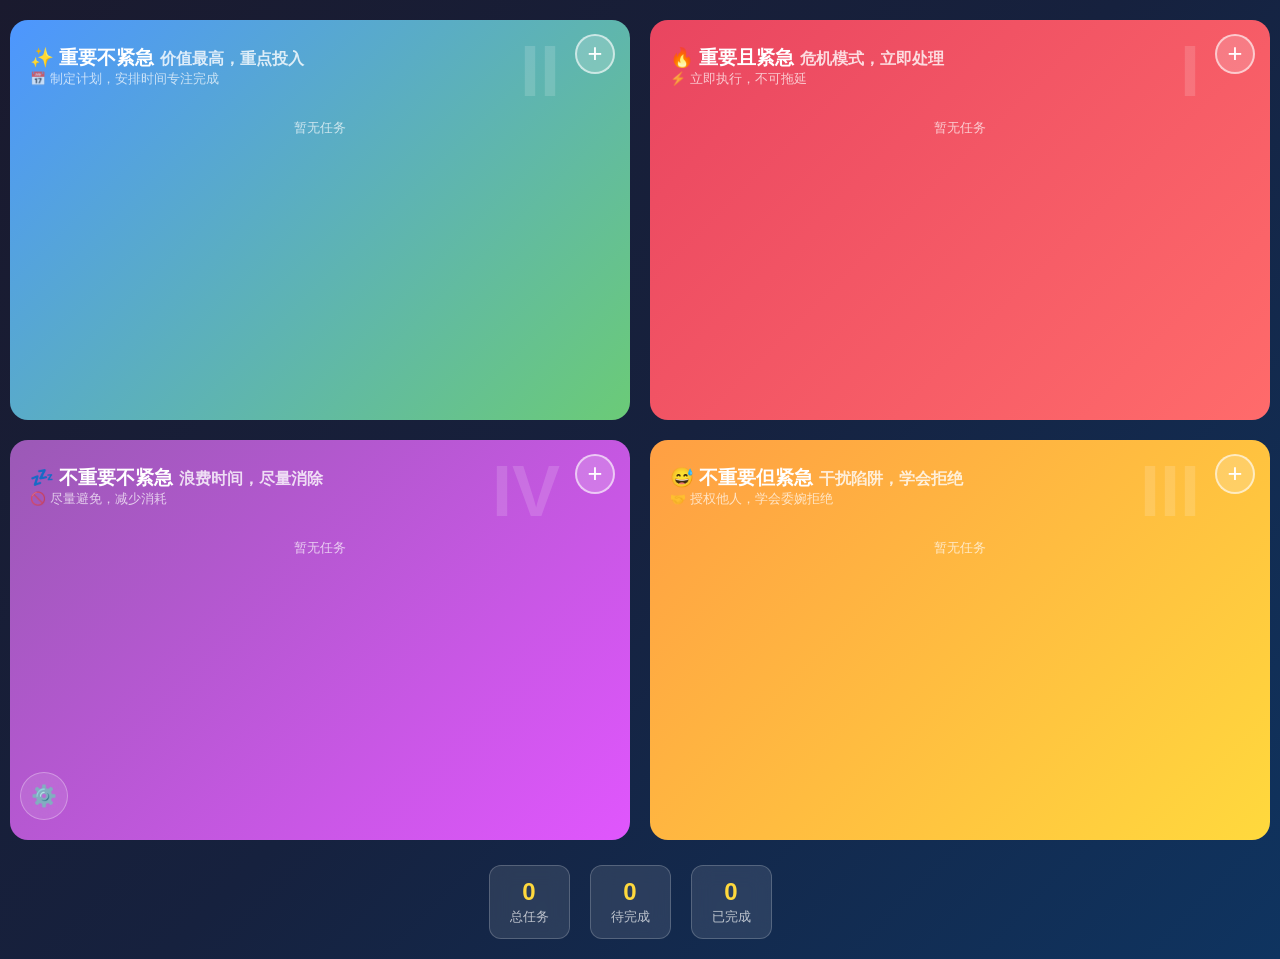
<file: index.html>
<!DOCTYPE html>
<html lang="zh-CN">
<head>
    <meta charset="UTF-8">
    <meta name="viewport" content="width=device-width, initial-scale=1.0">
    <title>四象限工作法 - 艾森豪威尔矩阵</title>
    <link rel="icon" type="image/png" href="image/favicon.png">
    <link rel="stylesheet" href="css/style.css">
</head>
<body>
    <a href="#matrixContainer" class="skip-link">跳到主内容</a>
    <div class="matrix-container" id="matrixContainer"></div>

    <div class="stats-bar" id="statsBar"></div>

    <button class="trash-btn" id="trashBtn" aria-label="回收站">🗑️<span class="trash-count" id="trashCount"></span></button>
    <div class="trash-overlay" id="trashOverlay"></div>
    <div class="trash-panel" id="trashPanel" role="dialog" aria-modal="true" aria-label="回收站">
        <div class="trash-header">
            <div class="trash-title">🗑️ 回收站</div>
            <button class="clear-btn" id="btnClearTrash" style="padding:6px 14px;font-size:0.8rem">清空回收站</button>
        </div>
        <ul class="trash-list" id="trashList"></ul>
    </div>

    <div class="loading-bar" id="loadingBar"></div>

    <div class="toast" id="toast" role="status" aria-live="polite"></div>

    <button class="settings-btn" id="settingsBtn" aria-label="GitHub 设置">⚙️</button>
    <div class="settings-overlay" id="settingsOverlay"></div>
    <div class="settings-panel" id="settingsPanel" role="dialog" aria-modal="true" aria-label="GitHub 连接设置">
        <h3>GitHub 连接设置 <span id="connStatus" class="conn-status"></span></h3>
        <label>Personal Access Token <span style="font-weight:normal;font-size:0.75rem;color:var(--white-50)">— 建议使用 Fine-grained token</span></label>
        <input type="password" id="configToken" placeholder="github_pat_xxxxxxxxxxxxxxxxxxxx" />
        <div class="token-hint">仅需授权 <strong>单个仓库</strong> 的 <strong>Contents</strong> 读写权限，并设置过期时间以保障安全。</div>
        <label>仓库 (owner/repo)</label>
        <input type="text" id="configRepo" placeholder="myusername/my-repo" />
        <label>分支</label>
        <input type="text" id="configBranch" value="main" placeholder="main" />
        <div class="settings-buttons">
            <button class="btn-connect" id="btnConnect">连接</button>
            <button class="btn-disconnect" id="btnDisconnect">断开</button>
        </div>
        <div class="status-msg" id="settingsStatus" role="alert" aria-live="assertive"></div>
    </div>

    <script src="js/app.js"></script>
</body>
</html>
</file>
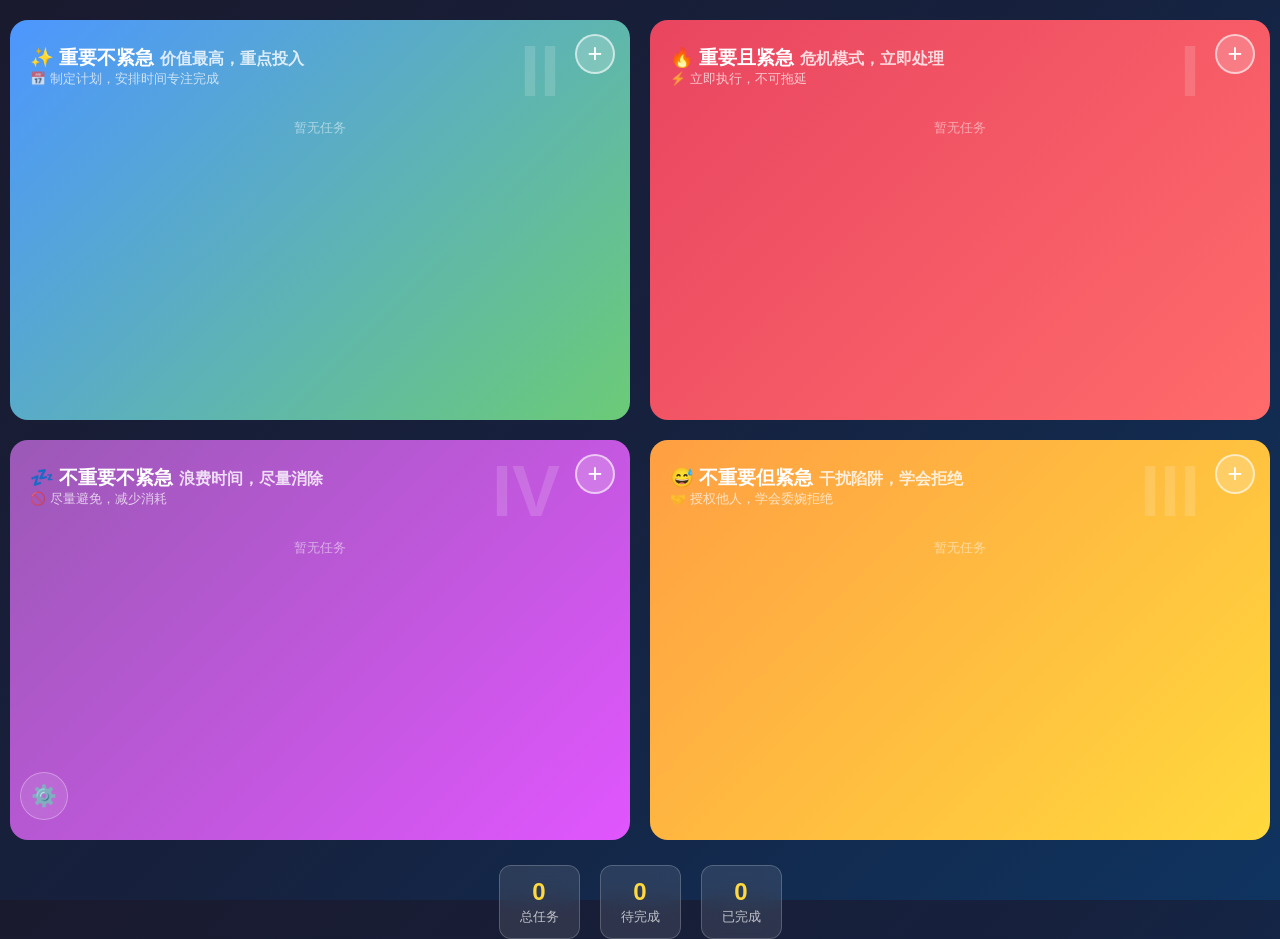
<file: dev/index.html>
<!DOCTYPE html>
<html lang="zh-CN">
<head>
    <meta charset="UTF-8">
    <meta name="viewport" content="width=device-width, initial-scale=1.0">
    <title>四象限工作法 - 艾森豪威尔矩阵</title>
    <style>
        * { margin: 0; padding: 0; box-sizing: border-box; }
        
        body {
            width: 100vw;
            height: 100vh;
            overflow: hidden;
            background: linear-gradient(135deg, #1a1a2e 0%, #16213e 50%, #0f3460 100%);
            font-family: sans-serif;
            padding: 20px 10px;
            display: flex;
            flex-direction: column;
            align-items: center;
        }
        
        .header { text-align: center; margin-bottom: 20px; }
        
        h1 {
            color: #fff;
            font-size: 2rem;
            text-shadow: 0 0 30px rgba(255, 255, 255, 0.3);
        }
        
        .subtitle { color: #e94560; font-size: 1rem; margin-top: 5px; }

        .back-link {
            color: #ffd93d;
            font-size: 0.9rem;
            text-decoration: none;
            margin-top: 10px;
            display: inline-block;
        }

        .add-bar {
            display: flex;
            gap: 10px;
            max-width: 1000px;
            width: 100%;
            margin-bottom: 20px;
            flex-wrap: wrap;
            justify-content: center;
        }
        
        .add-bar input {
            flex: 1;
            min-width: 200px;
            padding: 12px 18px;
            border: 1px solid rgba(255,255,255,0.3);
            border-radius: 12px;
            background: rgba(255,255,255,0.1);
            color: #fff;
            font-size: 1rem;
            font-family: inherit;
            backdrop-filter: blur(10px);
            outline: none;
        }
        
        .add-bar input:focus { border-color: #ffd93d; }
        
        .add-bar input::placeholder { color: rgba(255,255,255,0.5); }
        
        .add-bar select {
            padding: 12px 16px;
            border: 1px solid rgba(255,255,255,0.3);
            border-radius: 12px;
            background: rgba(255,255,255,0.1);
            color: #fff;
            font-size: 1rem;
            font-family: inherit;
            backdrop-filter: blur(10px);
            outline: none;
            cursor: pointer;
        }

        .add-bar select option { background: #16213e; color: #fff; }

        .btn-add {
            padding: 12px 24px;
            border: none;
            border-radius: 12px;
            background: linear-gradient(135deg, #4d96ff, #6bcb77);
            color: #fff;
            font-size: 1rem;
            font-weight: bold;
            cursor: pointer;
            transition: all 0.3s ease;
            font-family: inherit;
        }
        
        .btn-add:hover { transform: translateY(-2px); box-shadow: 0 8px 20px rgba(77,150,255,0.4); }
        
        .matrix-container {
            display: grid;
            grid-template-columns: 1fr 1fr;
            gap: 20px;
            max-width: 1400px;
            width: 100%;
        }
        
        .quadrant {
            border-radius: 18px;
            padding: 25px 20px 20px;
            height: 400px;
            position: relative;
            display: flex;
            flex-direction: column;
            overflow: hidden;
            transition: box-shadow 0.3s ease;
        }

        .quadrant-header {
            flex-shrink: 0;
        }

        .quadrant-body {
            flex: 1;
            overflow-y: auto;
            overflow-x: hidden;
        }

        .quadrant-body::-webkit-scrollbar { width: 6px; }
        .quadrant-body::-webkit-scrollbar-track { background: rgba(255,255,255,0.1); border-radius: 3px; }
        .quadrant-body::-webkit-scrollbar-thumb { background: rgba(255,255,255,0.3); border-radius: 3px; }
        .quadrant-body::-webkit-scrollbar-thumb:hover { background: rgba(255,255,255,0.5); }
        
        .quadrant:hover { box-shadow: 0 15px 30px rgba(0,0,0,0.3); }

        .q1 { background: linear-gradient(135deg, #e94560 0%, #ff6b6b 100%); grid-column: 2; grid-row: 1; }
        .q2 { background: linear-gradient(135deg, #4d96ff 0%, #6bcb77 100%); grid-column: 1; grid-row: 1; }
        .q3 { background: linear-gradient(135deg, #ff9f43 0%, #ffd93d 100%); grid-column: 2; grid-row: 2; }
        .q4 { background: linear-gradient(135deg, #9b59b6 0%, #e056fd 100%); grid-column: 1; grid-row: 2; }
        
        .quadrant-number {
            position: absolute;
            top: 10px;
            right: 70px;
            font-size: 4.5rem;
            font-weight: bold;
            opacity: 0.15;
            color: #fff;
        }
        
        .btn-quadrant-add {
            position: absolute;
            top: 14px;
            right: 15px;
            width: 40px;
            height: 40px;
            border: 2px solid rgba(255,255,255,0.6);
            border-radius: 50%;
            background: rgba(255,255,255,0.2);
            color: #fff;
            font-size: 1.6rem;
            cursor: pointer;
            display: flex;
            align-items: center;
            justify-content: center;
            transition: all 0.2s ease;
            z-index: 10;
            line-height: 1;
        }

        .btn-quadrant-add:hover {
            background: rgba(255,255,255,0.5);
            transform: scale(1.1);
        }

        .inline-input-wrap {
            display: none;
            margin-bottom: 10px;
            flex-direction: column;
            gap: 6px;
        }

        .inline-input-wrap.show {
            display: flex;
        }

        .inline-input-wrap .input-row {
            display: flex;
            gap: 8px;
            align-items: center;
        }

        .inline-input-wrap input {
            flex: 1;
            padding: 8px 12px;
            border: 1px solid rgba(255,255,255,0.4);
            border-radius: 8px;
            background: rgba(255,255,255,0.2);
            color: #fff;
            font-size: 0.9rem;
            font-family: inherit;
            outline: none;
        }

        .inline-input-wrap input::placeholder { color: rgba(255,255,255,0.5); }
        .inline-input-wrap input:focus { border-color: #ffd93d; }

        .inline-input-wrap button {
            padding: 8px 14px;
            border: none;
            border-radius: 8px;
            background: rgba(255,255,255,0.3);
            color: #fff;
            font-size: 0.85rem;
            cursor: pointer;
            font-family: inherit;
            transition: all 0.2s ease;
        }

        .inline-input-wrap button:hover { background: rgba(255,255,255,0.5); }
        
.quadrant-title {
            font-size: 1.2rem;
            font-weight: bold;
            color: #fff;
            margin-bottom: 8px;
            display: inline;
        }

        .quadrant-subtitle-inline {
            font-size: 1rem;
            color: rgba(255,255,255,0.8);
            font-weight: bold;
        }
        
        .quadrant-subtitle {
            font-size: 0.85rem;
            color: rgba(255,255,255,0.8);
            margin-bottom: 5px;
            font-weight: bold;
        }

        .quadrant-action {
            font-size: 0.8rem;
            color: rgba(255,255,255,0.7);
            margin-bottom: 12px;
        }
        
        .task-list {
            list-style: none;
            display: flex;
            flex-direction: column;
            gap: 8px;
        }
        
        .task-item {
            display: flex;
            align-items: flex-start;
            gap: 12px;
            background: rgba(255,255,255,0.2);
            padding: 14px 16px;
            border-radius: 10px;
            backdrop-filter: blur(5px);
            border: 1px solid rgba(255,255,255,0.15);
            transition: all 0.2s ease;
            animation: slideIn 0.3s ease;
        }
        
        @keyframes slideIn {
            from { opacity: 0; transform: translateY(-10px); }
            to { opacity: 1; transform: translateY(0); }
        }
        
        .task-item:hover { background: rgba(255,255,255,0.3); }
        
        .task-item[draggable="true"] { cursor: grab; }
        
        .task-item.dragging { opacity: 0.4; transform: scale(0.95); }
        
        .task-item.drag-over-item { border-top: 2px solid rgba(255,255,255,0.8); }

        .quadrant.drag-over { box-shadow: 0 0 0 4px rgba(255,255,255,0.9), 0 20px 40px rgba(0,0,0,0.5); transform: scale(1.02); }
        
        .task-item.done { opacity: 0.5; }
        
        .task-item.done .task-text { text-decoration: line-through; }

        .task-check {
            width: 24px;
            height: 24px;
            border: 2px solid rgba(255,255,255,0.6);
            border-radius: 50%;
            cursor: pointer;
            transition: all 0.2s ease;
            display: flex;
            align-items: center;
            justify-content: center;
            flex-shrink: 0;
        }

        .task-index {
            color: rgba(255,255,255,0.5);
            font-size: 0.75rem;
            font-weight: bold;
            flex-shrink: 0;
            min-width: 16px;
            text-align: center;
        }
        
        .task-check:hover { background: rgba(255,255,255,0.3); }
        
        .task-item.done .task-check {
            background: rgba(255,255,255,0.8);
            border-color: #fff;
        }

        .task-item.done .task-check::after {
            content: '✓';
            color: #333;
            font-size: 0.85rem;
            font-weight: bold;
        }

        .task-text {
            color: #fff;
            font-size: 1rem;
            flex: 1;
            line-height: 1.4;
            word-break: break-word;
            min-width: 0;
        }

        .task-title {
            color: #fff;
            font-size: 1rem;
            font-weight: bold;
            line-height: 1.4;
            word-break: break-word;
        }

        .task-item.done .task-title { text-decoration: line-through; }

        .task-content {
            color: rgba(255,255,255,0.7);
            font-size: 0.85rem;
            line-height: 1.4;
            word-break: break-word;
            margin-top: 6px;
            max-height: 0;
            overflow: hidden;
            transition: max-height 0.3s ease;
        }

        .task-item.expanded .task-content {
            max-height: 200px;
        }

        .task-expand {
            width: 24px;
            height: 24px;
            border: none;
            background: rgba(255,255,255,0.2);
            color: rgba(255,255,255,0.8);
            border-radius: 50%;
            cursor: pointer;
            font-size: 0.7rem;
            display: flex;
            align-items: center;
            justify-content: center;
            transition: all 0.2s ease;
            flex-shrink: 0;
        }

        .task-expand:hover { background: rgba(255,255,255,0.4); }
        
        .task-item.expanded .task-expand { transform: rotate(180deg); }

        .edit-form {
            display: flex;
            flex-direction: column;
            gap: 6px;
            margin-top: 6px;
        }

        .edit-form input {
            padding: 6px 10px;
            border: 1px solid rgba(255,255,255,0.4);
            border-radius: 6px;
            background: rgba(255,255,255,0.25);
            color: #fff;
            font-size: 0.9rem;
            font-family: inherit;
            outline: none;
        }

        .edit-form input:focus { border-color: #ffd93d; }

        .edit-form-buttons {
            display: flex;
            gap: 6px;
        }

        .edit-form-buttons button {
            padding: 4px 10px;
            border: none;
            border-radius: 6px;
            font-size: 0.8rem;
            cursor: pointer;
            font-family: inherit;
            transition: all 0.2s ease;
        }

        .btn-edit-save {
            background: rgba(255,255,255,0.35);
            color: #fff;
        }

        .btn-edit-save:hover { background: rgba(255,255,255,0.5); }

        .btn-edit-cancel {
            background: rgba(255,255,255,0.15);
            color: rgba(255,255,255,0.7);
        }

        .btn-edit-cancel:hover { background: rgba(255,255,255,0.25); }

        .task-delete {
            width: 26px;
            height: 26px;
            border: none;
            background: rgba(255,255,255,0.2);
            color: rgba(255,255,255,0.8);
            border-radius: 50%;
            cursor: pointer;
            font-size: 0.9rem;
            display: flex;
            align-items: center;
            justify-content: center;
            transition: all 0.2s ease;
            flex-shrink: 0;
        }
        
        .task-delete:hover { background: rgba(255,255,255,0.5); color: #fff; }

        .empty-tip {
            color: rgba(255,255,255,0.5);
            font-size: 0.8rem;
            text-align: center;
            padding: 20px 0;
        }

        .stats-bar {
            display: flex;
            gap: 20px;
            margin-top: 25px;
            max-width: 1000px;
            width: 100%;
            justify-content: center;
            flex-wrap: wrap;
        }

        .stat-card {
            background: rgba(255,255,255,0.1);
            padding: 12px 20px;
            border-radius: 12px;
            text-align: center;
            backdrop-filter: blur(10px);
            border: 1px solid rgba(255,255,255,0.2);
        }

        .stat-count { color: #ffd93d; font-size: 1.5rem; font-weight: bold; }
        .stat-label { color: rgba(255,255,255,0.7); font-size: 0.8rem; margin-top: 3px; }

        .clear-btn {
            padding: 10px 20px;
            border: 1px solid rgba(255,255,255,0.3);
            border-radius: 12px;
            background: rgba(255,255,255,0.1);
            color: #fff;
            font-size: 0.85rem;
            cursor: pointer;
            transition: all 0.2s ease;
            font-family: inherit;
        }

        .clear-btn:hover { background: rgba(255,255,255,0.2); }

        .trash-btn {
            position: fixed;
            bottom: 20px;
            left: 20px;
            width: 48px;
            height: 48px;
            border: 1px solid rgba(255,255,255,0.3);
            border-radius: 50%;
            background: rgba(255,255,255,0.1);
            color: #fff;
            font-size: 1.3rem;
            cursor: pointer;
            display: flex;
            align-items: center;
            justify-content: center;
            transition: all 0.3s ease;
            backdrop-filter: blur(10px);
            z-index: 100;
        }

        .trash-btn:hover {
            background: rgba(255,255,255,0.25);
            transform: scale(1.1);
        }

        .settings-btn {
            position: fixed;
            bottom: 80px;
            left: 20px;
            width: 48px;
            height: 48px;
            border: 1px solid rgba(255,255,255,0.3);
            border-radius: 50%;
            background: rgba(255,255,255,0.1);
            color: #fff;
            font-size: 1.3rem;
            cursor: pointer;
            display: flex;
            align-items: center;
            justify-content: center;
            transition: all 0.3s ease;
            backdrop-filter: blur(10px);
            z-index: 100;
        }

        .settings-btn:hover {
            background: rgba(255,255,255,0.25);
            transform: scale(1.1);
        }

        .settings-btn.connected {
            border-color: #6bcb77;
        }

        .settings-overlay {
            position: fixed;
            top: 0;
            left: 0;
            width: 100%;
            height: 100%;
            background: rgba(0,0,0,0.5);
            z-index: 200;
            display: none;
            backdrop-filter: blur(3px);
        }

        .settings-overlay.show { display: block; }

        .settings-panel {
            position: fixed;
            top: 50%;
            left: 50%;
            transform: translate(-50%, -50%);
            width: 400px;
            background: rgba(22, 33, 62, 0.98);
            border-radius: 18px;
            padding: 30px;
            border: 1px solid rgba(255,255,255,0.15);
            backdrop-filter: blur(20px);
            z-index: 201;
            display: none;
            animation: fadeIn 0.3s ease;
        }

        .settings-panel.show { display: block; }

        @keyframes fadeIn {
            from { opacity: 0; transform: translate(-50%, -50%) scale(0.95); }
            to { opacity: 1; transform: translate(-50%, -50%) scale(1); }
        }

        .settings-panel h3 {
            color: #fff;
            font-size: 1.2rem;
            margin-bottom: 20px;
            text-align: center;
        }

        .conn-status {
            font-size: 0.75rem;
            font-weight: normal;
            margin-left: 6px;
        }

        .conn-status.connected { color: #6bcb77; }

        .conn-status.disconnected { color: #e94560; }

        .settings-panel label {
            color: rgba(255,255,255,0.7);
            font-size: 0.85rem;
            display: block;
            margin-bottom: 5px;
            margin-top: 12px;
        }

        .settings-panel input {
            width: 100%;
            padding: 10px 14px;
            border: 1px solid rgba(255,255,255,0.3);
            border-radius: 10px;
            background: rgba(255,255,255,0.1);
            color: #fff;
            font-size: 0.9rem;
            font-family: inherit;
            outline: none;
        }

        .settings-panel input:focus { border-color: #ffd93d; }

        .settings-panel input::placeholder { color: rgba(255,255,255,0.4); }

        .settings-panel .settings-buttons {
            display: flex;
            gap: 10px;
            margin-top: 20px;
        }

        .settings-panel .btn-connect {
            flex: 1;
            padding: 10px;
            border: none;
            border-radius: 10px;
            background: linear-gradient(135deg, #4d96ff, #6bcb77);
            color: #fff;
            font-size: 0.95rem;
            font-weight: bold;
            cursor: pointer;
            font-family: inherit;
            transition: all 0.2s ease;
        }

        .settings-panel .btn-connect:hover { opacity: 0.9; }

        .settings-panel .btn-connect:disabled { opacity: 0.5; cursor: not-allowed; }

        .settings-panel .btn-disconnect {
            padding: 10px 14px;
            border: 1px solid rgba(255,255,255,0.3);
            border-radius: 10px;
            background: rgba(255,255,255,0.1);
            color: rgba(255,255,255,0.7);
            font-size: 0.85rem;
            cursor: pointer;
            font-family: inherit;
            transition: all 0.2s ease;
        }

        .settings-panel .btn-disconnect:hover { background: rgba(233,69,96,0.3); color: #fff; }

        .settings-panel .status-msg {
            color: #6bcb77;
            font-size: 0.8rem;
            text-align: center;
            margin-top: 10px;
            min-height: 20px;
        }

        .settings-panel .status-msg.error {
            color: #e94560;
        }

        .loading-bar {
            position: fixed;
            top: 0;
            left: 0;
            height: 3px;
            background: linear-gradient(90deg, #4d96ff, #6bcb77, #ffd93d);
            z-index: 999;
            transition: width 0.3s ease;
            width: 0;
        }

        .loading-bar.active {
            animation: loadingPulse 1.5s infinite;
        }

        @keyframes loadingPulse {
            0% { width: 0; left: 0; }
            50% { width: 70%; left: 15%; }
            100% { width: 0; left: 100%; }
        }

        .trash-btn .trash-count {
            position: absolute;
            top: -6px;
            right: -6px;
            background: #e94560;
            color: #fff;
            font-size: 0.7rem;
            min-width: 18px;
            height: 18px;
            border-radius: 50%;
            display: flex;
            align-items: center;
            justify-content: center;
        }

        .trash-overlay {
            position: fixed;
            top: 0;
            left: 0;
            width: 100%;
            height: 100%;
            background: rgba(0,0,0,0.5);
            z-index: 200;
            display: none;
            backdrop-filter: blur(3px);
        }

        .trash-overlay.show { display: block; }

        .trash-panel {
            position: fixed;
            bottom: 80px;
            left: 20px;
            width: 50vw;
            max-height: 70vh;
            background: rgba(22, 33, 62, 0.95);
            border-radius: 18px;
            padding: 20px;
            border: 1px solid rgba(255,255,255,0.15);
            backdrop-filter: blur(20px);
            z-index: 201;
            display: none;
            animation: slideUp 0.3s ease;
            overflow-y: auto;
        }

        .trash-panel::-webkit-scrollbar { width: 6px; }
        .trash-panel::-webkit-scrollbar-track { background: rgba(255,255,255,0.1); border-radius: 3px; }
        .trash-panel::-webkit-scrollbar-thumb { background: rgba(255,255,255,0.3); border-radius: 3px; }

        .trash-panel.show { display: block; }

        @keyframes slideUp {
            from { opacity: 0; transform: translateY(20px); }
            to { opacity: 1; transform: translateY(0); }
        }

        .trash-header {
            display: flex;
            justify-content: space-between;
            align-items: center;
            margin-bottom: 15px;
        }

        .trash-title {
            color: rgba(255,255,255,0.7);
            font-size: 1.1rem;
            font-weight: bold;
        }

        .trash-list {
            list-style: none;
            display: flex;
            flex-direction: column;
            gap: 6px;
        }

        .trash-item {
            display: flex;
            align-items: center;
            gap: 12px;
            background: rgba(255,255,255,0.08);
            padding: 10px 14px;
            border-radius: 8px;
            border: 1px solid rgba(255,255,255,0.08);
            animation: slideIn 0.3s ease;
            flex-wrap: wrap;
        }

        .trash-item:hover { background: rgba(255,255,255,0.12); }

        .trash-title-text {
            color: rgba(255,255,255,0.6);
            font-size: 0.9rem;
            flex: 1;
            text-decoration: line-through;
        }

        .trash-time {
            color: rgba(255,255,255,0.4);
            font-size: 0.75rem;
            flex-shrink: 0;
        }

        .btn-restore {
            padding: 4px 12px;
            border: 1px solid rgba(255,255,255,0.3);
            border-radius: 6px;
            background: rgba(255,255,255,0.15);
            color: rgba(255,255,255,0.7);
            font-size: 0.8rem;
            cursor: pointer;
            font-family: inherit;
            transition: all 0.2s ease;
            flex-shrink: 0;
        }

        .btn-restore:hover { background: rgba(255,255,255,0.3); color: #fff; }

        .btn-trash-delete {
            width: 22px;
            height: 22px;
            border: none;
            background: rgba(255,255,255,0.1);
            color: rgba(255,255,255,0.5);
            border-radius: 50%;
            cursor: pointer;
            font-size: 0.75rem;
            display: flex;
            align-items: center;
            justify-content: center;
            transition: all 0.2s ease;
            flex-shrink: 0;
        }

        .btn-trash-delete:hover { background: rgba(233,69,96,0.5); color: #fff; }

        .trash-empty {
            color: rgba(255,255,255,0.3);
            font-size: 0.85rem;
            text-align: center;
            padding: 20px 0;
        }

        @media (max-width: 768px) {
            h1 { font-size: 1.5rem; }
            .matrix-container { grid-template-columns: 1fr; }
            .q1, .q2, .q3, .q4 { grid-column: 1; }
            .q1 { grid-row: 1; }
            .q2 { grid-row: 2; }
            .q3 { grid-row: 3; }
            .q4 { grid-row: 4; }
            .quadrant { min-height: auto; }
            body { padding: 15px 8px; }
        }
    </style>
</head>
<body>
    <div class="matrix-container">
        <div class="quadrant q2" id="q2">
            <div class="quadrant-header">
                <div class="quadrant-number">II</div>
                <button class="btn-quadrant-add" onclick="showInlineInput('q2')">+</button>
                <div class="quadrant-title">✨ 重要不紧急 <span class="quadrant-subtitle-inline">价值最高，重点投入</span></div>
                <div class="quadrant-action">📅 制定计划，安排时间专注完成</div>
                <div class="inline-input-wrap" id="inline-q2">
                    <div class="input-row">
                        <input type="text" class="inline-title" placeholder="标题" onkeydown="if(event.key==='Enter'&&event.metaKey)addInlineTask('q2')" />
                        <input type="text" class="inline-content" placeholder="内容（可选）" onkeydown="if(event.key==='Enter'&&event.metaKey)addInlineTask('q2')" />
                        <button onclick="addInlineTask('q2')">添加</button>
                        <button onclick="hideInlineInput('q2')">取消</button>
                    </div>
                </div>
            </div>
            <div class="quadrant-body">
                <ul class="task-list" id="list-q2"></ul>
            </div>
        </div>
        
        <div class="quadrant q1" id="q1">
            <div class="quadrant-header">
                <div class="quadrant-number">I</div>
                <button class="btn-quadrant-add" onclick="showInlineInput('q1')">+</button>
                <div class="quadrant-title">🔥 重要且紧急 <span class="quadrant-subtitle-inline">危机模式，立即处理</span></div>
                <div class="quadrant-action">⚡ 立即执行，不可拖延</div>
                <div class="inline-input-wrap" id="inline-q1">
                    <div class="input-row">
                        <input type="text" class="inline-title" placeholder="标题" onkeydown="if(event.key==='Enter'&&event.metaKey)addInlineTask('q1')" />
                        <input type="text" class="inline-content" placeholder="内容（可选）" onkeydown="if(event.key==='Enter'&&event.metaKey)addInlineTask('q1')" />
                        <button onclick="addInlineTask('q1')">添加</button>
                        <button onclick="hideInlineInput('q1')">取消</button>
                    </div>
                </div>
            </div>
            <div class="quadrant-body">
                <ul class="task-list" id="list-q1"></ul>
            </div>
        </div>
        
        <div class="quadrant q4" id="q4">
            <div class="quadrant-header">
                <div class="quadrant-number">IV</div>
                <button class="btn-quadrant-add" onclick="showInlineInput('q4')">+</button>
                <div class="quadrant-title">💤 不重要不紧急 <span class="quadrant-subtitle-inline">浪费时间，尽量消除</span></div>
                <div class="quadrant-action">🚫 尽量避免，减少消耗</div>
                <div class="inline-input-wrap" id="inline-q4">
                    <div class="input-row">
                        <input type="text" class="inline-title" placeholder="标题" onkeydown="if(event.key==='Enter'&&event.metaKey)addInlineTask('q4')" />
                        <input type="text" class="inline-content" placeholder="内容（可选）" onkeydown="if(event.key==='Enter'&&event.metaKey)addInlineTask('q4')" />
                        <button onclick="addInlineTask('q4')">添加</button>
                        <button onclick="hideInlineInput('q4')">取消</button>
                    </div>
                </div>
            </div>
            <div class="quadrant-body">
                <ul class="task-list" id="list-q4"></ul>
            </div>
        </div>
        
        <div class="quadrant q3" id="q3">
            <div class="quadrant-header">
                <div class="quadrant-number">III</div>
                <button class="btn-quadrant-add" onclick="showInlineInput('q3')">+</button>
                <div class="quadrant-title">😅 不重要但紧急 <span class="quadrant-subtitle-inline">干扰陷阱，学会拒绝</span></div>
                <div class="quadrant-action">🤝 授权他人，学会委婉拒绝</div>
                <div class="inline-input-wrap" id="inline-q3">
                    <div class="input-row">
                        <input type="text" class="inline-title" placeholder="标题" onkeydown="if(event.key==='Enter'&&event.metaKey)addInlineTask('q3')" />
                        <input type="text" class="inline-content" placeholder="内容（可选）" onkeydown="if(event.key==='Enter'&&event.metaKey)addInlineTask('q3')" />
                        <button onclick="addInlineTask('q3')">添加</button>
                        <button onclick="hideInlineInput('q3')">取消</button>
                    </div>
                </div>
            </div>
            <div class="quadrant-body">
                <ul class="task-list" id="list-q3"></ul>
            </div>
        </div>
    </div>

    <div class="stats-bar" id="statsBar"></div>

    <button class="trash-btn" id="trashBtn" onclick="toggleTrash()">🗑️<span class="trash-count" id="trashCount"></span></button>
    <div class="trash-overlay" id="trashOverlay" onclick="closeTrash()"></div>
    <div class="trash-panel" id="trashPanel">
        <div class="trash-header">
            <div class="trash-title">🗑️ 回收站</div>
            <button class="clear-btn" onclick="clearTrash()" style="padding:6px 14px;font-size:0.8rem">清空回收站</button>
        </div>
        <ul class="trash-list" id="trashList"></ul>
    </div>

    <div class="loading-bar" id="loadingBar"></div>

    <button class="settings-btn" id="settingsBtn" onclick="toggleSettings()" title="GitHub 设置">⚙️</button>
    <div class="settings-overlay" id="settingsOverlay" onclick="closeSettings()"></div>
    <div class="settings-panel" id="settingsPanel">
        <h3>GitHub 连接设置 <span id="connStatus" class="conn-status"></span></h3>
        <label>Personal Access Token</label>
        <input type="password" id="configToken" placeholder="ghp_xxxxxxxxxxxxxxxxxxxx" />
        <label>仓库 (owner/repo)</label>
        <input type="text" id="configRepo" placeholder="myusername/my-repo" />
        <label>分支</label>
        <input type="text" id="configBranch" value="main" placeholder="main" />
        <div class="settings-buttons">
            <button class="btn-connect" id="btnConnect" onclick="connectGitHub()">连接</button>
            <button class="btn-disconnect" onclick="disconnectGitHub()">断开</button>
        </div>
        <div class="status-msg" id="settingsStatus"></div>
    </div>

    <script>
        // ========== 常量 & 全局变量 ==========
        const CONFIG_KEY = 'eisenhower_github_config';

        const FILE_PATH_Q1 = 'eisenhower/q1.jsonl';
        const FILE_PATH_Q2 = 'eisenhower/q2.jsonl';
        const FILE_PATH_Q3 = 'eisenhower/q3.jsonl';
        const FILE_PATH_Q4 = 'eisenhower/q4.jsonl';
        const FILE_PATH_TRASH = 'eisenhower/trash.jsonl';

        const FILE_MAP = { q1: FILE_PATH_Q1, q2: FILE_PATH_Q2, q3: FILE_PATH_Q3, q4: FILE_PATH_Q4, trash: FILE_PATH_TRASH };

        let tasksCache = [];
        let fileShas = {};
        let apiToken = '';
        let apiRepoOwner = '';
        let apiRepoName = '';
        var saveLocks = {};
        var connectionAttempted = false;
        var trashExpanded = false;
        var settingsVisible = false;
        var draggedTaskId = null;

        // ========== 文件写入互斥锁 ==========
        function withLock(path, fn) {
            var prev = saveLocks[path] || Promise.resolve();
            var next = prev.then(function() { return fn(); });
            saveLocks[path] = next.catch(function() {});
            return next;
        }

        // ========== 配置管理 ==========
        function loadConfig() {
            try { return JSON.parse(localStorage.getItem(CONFIG_KEY)) || { token: '', repo: '', branch: 'main' }; }
            catch { return { token: '', repo: '', branch: 'main' }; }
        }

        function saveConfig(config) { localStorage.setItem(CONFIG_KEY, JSON.stringify(config)); }

        function getBranch() { return loadConfig().branch || 'main'; }

        function isConfigured() {
            var cfg = loadConfig();
            return cfg.token && cfg.repo;
        }

        // ========== GitHub API 核心 ==========
        function apiHeaders() {
            return {
                'Authorization': 'token ' + apiToken,
                'Accept': 'application/vnd.github.v3+json',
                'Content-Type': 'application/json'
            };
        }

        function parseApiError(respStatus, respText) {
            try {
                var err = JSON.parse(respText);
                return err.message || ('HTTP ' + respStatus);
            } catch (e) {
                return 'HTTP ' + respStatus + ' ' + respText;
            }
        }

        async function apiGet(url) {
            console.log('[apiGet]', url);
            var resp = await fetch(url, { headers: apiHeaders(), cache: 'no-store' });
            if (!resp.ok) {
                var errText = await resp.text();
                var msg = parseApiError(resp.status, errText);
                console.error('[apiGet] FAIL', resp.status, msg);
                throw new Error(msg);
            }
            var data = await resp.json();
            console.log('[apiGet] OK');
            return data;
        }

        async function apiPut(url, body) {
            console.log('[apiPut]', url, 'sha:', body.sha ? body.sha.substring(0, 7) : 'none', 'branch:', body.branch);
            var resp = await fetch(url, { method: 'PUT', headers: apiHeaders(), body: JSON.stringify(body), cache: 'no-store' });
            var respText = await resp.text();
            if (!resp.ok) {
                var msg = parseApiError(resp.status, respText);
                console.error('[apiPut] FAIL', resp.status, msg);
                throw new Error(msg);
            }
            console.log('[apiPut] OK');
            return JSON.parse(respText);
        }

        function base64Encode(str) {
            return btoa(encodeURIComponent(str).replace(/%([0-9A-F]{2})/g, function(m, p1) {
                return String.fromCharCode('0x' + p1);
            }));
        }

        function base64Decode(base64) {
            if (!base64) return '';
            return decodeURIComponent(atob(base64).split('').map(function(c) {
                return '%' + ('00' + c.charCodeAt(0).toString(16)).slice(-2);
            }).join(''));
        }

        function initApi(config) {
            if (!config.token || !config.repo) return false;
            apiToken = config.token;
            var parts = config.repo.split('/');
            if (parts.length !== 2) return false;
            apiRepoOwner = parts[0].trim();
            apiRepoName = parts[1].trim();
            return true;
        }

        function apiRepoUrl() {
            return 'https://api.github.com/repos/' + apiRepoOwner + '/' + apiRepoName;
        }

        function apiContentsUrl(path) {
            return apiRepoUrl() + '/contents/' + path;
        }

        async function testConnection(config) {
            if (!initApi(config)) return false;
            try {
                await apiGet(apiRepoUrl());
                return true;
            } catch (e) { return false; }
        }

        async function fetchFileContent(path) {
            var branch = getBranch();
            try {
                var url = apiContentsUrl(path) + '?ref=' + encodeURIComponent(branch);
                var info = await apiGet(url);
                fileShas[path] = info.sha;
                var content = base64Decode(info.content);
                if (!content || !content.trim()) return [];
                return content.split('\n').filter(function(line) { return line.trim(); }).map(function(line) {
                    return JSON.parse(line);
                });
            } catch (e) {
                fileShas[path] = null;
                return [];
            }
        }

        async function saveFileContent(path, tasks) {
            return withLock(path, async function() {
            var branch = getBranch();
            console.log('[saveFileContent]', path, 'tasks count:', tasks.length, 'token set:', !!apiToken);
            var content = tasks.map(function(t) { return JSON.stringify(t); }).join('\n') + (tasks.length > 0 ? '\n' : '');
            var encoded = base64Encode(content);
            var body = { message: 'Update ' + path, content: encoded, branch: branch };

            try {
                var url = apiContentsUrl(path) + '?ref=' + encodeURIComponent(branch);
                var info = await apiGet(url);
                body.sha = info.sha;
                console.log('[saveFileContent] fetched sha:', info.sha.substring(0, 7));
            } catch (e) {
                console.log('[saveFileContent] file not found, will create');
            }

            console.log('[saveFileContent] saving with sha:', body.sha ? body.sha.substring(0, 7) : '(none - create)');
            var result = await apiPut(apiContentsUrl(path), body);
            console.log('[saveFileContent] response content:', JSON.stringify(result.content).substring(0, 200));
            return result;
        });
        }

        async function fileExists(path) {
            var branch = getBranch();
            var url = apiContentsUrl(path) + '?ref=' + encodeURIComponent(branch);
            try {
                await apiGet(url);
                return true;
            } catch (e) {
                return false;
            }
        }

        async function ensureFilesExist() {
            var keys = ['q1', 'q2', 'q3', 'q4', 'trash'];
            for (var i = 0; i < keys.length; i++) {
                var path = FILE_MAP[keys[i]];
                var exists = await fileExists(path);
                if (!exists) {
                    var body = { message: 'Create ' + path, content: base64Encode(''), branch: getBranch() };
                    await apiPut(apiContentsUrl(path), body);
                }
            }
        }

        async function loadAllTasks() {
            tasksCache = [];
            fileShas = {};
            var keys = ['q1', 'q2', 'q3', 'q4', 'trash'];
            for (var i = 0; i < keys.length; i++) {
                var tasks = await fetchFileContent(FILE_MAP[keys[i]]);
                for (var j = 0; j < tasks.length; j++) {
                    tasksCache.push(tasks[j]);
                }
            }
        }

        // ========== 数据访问层 ==========
        function getTasksForQuadrant(q) {
            return tasksCache.filter(function(t) {
                if (q === 'trash') return t.deleted;
                return t.quadrant === q && !t.deleted;
            });
        }

        async function saveQuadrant(q) {
            var tasks = getTasksForQuadrant(q);
            await saveFileContent(FILE_MAP[q], tasks);
        }

        // ========== 任务 CRUD 操作 ==========
        async function addInlineTask(quadrant) {
            var wrap = document.getElementById('inline-' + quadrant);
            var titleInput = wrap.querySelector('.inline-title');
            var contentInput = wrap.querySelector('.inline-content');
            var title = titleInput.value.trim();
            if (!title) return;
            var content = contentInput.value.trim();
            titleInput.value = '';
            contentInput.value = '';
            wrap.classList.remove('show');
            showLoading();
            var newTask = { id: Date.now(), title: title, content: content, quadrant: quadrant, done: false };
            tasksCache.push(newTask);
            console.log('[addInlineTask] added', newTask.id, 'to', quadrant, 'token set:', !!apiToken);
            render();
            bindQuadrantDropEvents();
            try {
                console.log('[addInlineTask] saving to', quadrant);
                await saveQuadrant(quadrant);
                console.log('[addInlineTask] save success');
            }
            catch (e) {
                console.error('[addInlineTask] save FAILED:', e.message);
                showStatus('保存失败: ' + e.message, true);
            }
            hideLoading();
        }

        async function toggleTask(id) {
            var task = tasksCache.find(function(t) { return t.id === id; });
            if (task && !task.deleted) {
                task.done = !task.done;
                showLoading();
                render();
                bindQuadrantDropEvents();
                try { await saveQuadrant(task.quadrant); }
                catch (e) { showStatus('保存失败: ' + e.message, true); }
                hideLoading();
            }
        }

        function markTaskDeleted(task) {
            task.deleted = true;
            task.deletedAt = Date.now();
            task.originalQuadrant = task.quadrant;
        }

        async function deleteTask(id) {
            var task = tasksCache.find(function(t) { return t.id === id; });
            if (task) {
                markTaskDeleted(task);
                console.log('[deleteTask] deleted', id, 'from', task.originalQuadrant, 'token set:', !!apiToken);
                showLoading();
                render();
                bindQuadrantDropEvents();
                try {
                    console.log('[deleteTask] saving source quadrant:', task.originalQuadrant);
                    await saveQuadrant(task.originalQuadrant);
                    console.log('[deleteTask] saving trash');
                    await saveQuadrant('trash');
                    console.log('[deleteTask] save success');
                } catch (e) {
                    console.error('[deleteTask] save FAILED:', e.message);
                    showStatus('保存失败: ' + e.message, true);
                }
                hideLoading();
            }
        }

        async function restoreTask(id) {
            var task = tasksCache.find(function(t) { return t.id === id; });
            if (task) {
                task.deleted = false;
                task.quadrant = task.originalQuadrant || 'q1';
                delete task.deletedAt;
                delete task.originalQuadrant;
                showLoading();
                render();
                bindQuadrantDropEvents();
                try {
                    await saveQuadrant(task.quadrant);
                    await saveQuadrant('trash');
                } catch (e) { showStatus('保存失败: ' + e.message, true); }
                hideLoading();
            }
        }

        async function permanentDelete(id) {
            tasksCache = tasksCache.filter(function(t) { return t.id !== id; });
            showLoading();
            render();
            bindQuadrantDropEvents();
            try { await saveQuadrant('trash'); }
            catch (e) { showStatus('保存失败: ' + e.message, true); }
            hideLoading();
        }

        async function clearTrash() {
            tasksCache = tasksCache.filter(function(t) { return !t.deleted; });
            showLoading();
            render();
            bindQuadrantDropEvents();
            try { await saveFileContent(FILE_PATH_TRASH, []); }
            catch (e) { showStatus('保存失败: ' + e.message, true); }
            hideLoading();
            closeTrash();
        }

        async function clearDone() {
            var doneTasks = tasksCache.filter(function(t) { return t.done && !t.deleted; });
            if (doneTasks.length === 0) return;
            var affectedQuadrants = {};
            doneTasks.forEach(function(t) {
                markTaskDeleted(t);
                affectedQuadrants[t.originalQuadrant] = true;
            });
            showLoading();
            render();
            bindQuadrantDropEvents();
            var keys = Object.keys(affectedQuadrants);
            for (var i = 0; i < keys.length; i++) {
                try { await saveQuadrant(keys[i]); } catch (e) {}
            }
            try { await saveQuadrant('trash'); } catch (e) {}
            hideLoading();
        }

        async function saveEdit(id) {
            var editEl = document.getElementById('task-edit-' + id);
            var title = editEl.querySelector('.edit-title').value.trim();
            if (!title) return;
            var content = editEl.querySelector('.edit-content').value.trim();
            var task = tasksCache.find(function(t) { return t.id === id; });
            if (task) {
                task.title = title;
                task.content = content;
                showLoading();
                render();
                bindQuadrantDropEvents();
                try { await saveQuadrant(task.deleted ? (task.originalQuadrant || 'q1') : task.quadrant); }
                catch (e) { showStatus('保存失败: ' + e.message, true); }
                hideLoading();
            }
        }

        function startEdit(id) {
            document.getElementById('task-display-' + id).style.display = 'none';
            var editEl = document.getElementById('task-edit-' + id);
            editEl.style.display = '';
            editEl.querySelector('.edit-title').focus();
        }

        function cancelEdit(id) {
            document.getElementById('task-display-' + id).style.display = '';
            document.getElementById('task-edit-' + id).style.display = 'none';
        }

        // ========== UI 渲染 & 工具函数 ==========
        function render() {
            var tasks = tasksCache.filter(function(t) { return !t.deleted; });
            var deletedTasks = tasksCache.filter(function(t) { return t.deleted; })
                .sort(function(a, b) { return (b.deletedAt || 0) - (a.deletedAt || 0); });
            var quadrants = ['q1', 'q2', 'q3', 'q4'];

            quadrants.forEach(function(q) {
                var list = document.getElementById('list-' + q);
                var qTasks = tasks.filter(function(t) { return t.quadrant === q; })
                    .sort(function(a, b) { return (a.order || 0) - (b.order || 0); });
                if (qTasks.length === 0) {
                    list.innerHTML = '<div class="empty-tip">暂无任务</div>';
                } else {
                    list.innerHTML = qTasks.map(function(t, i) {
                        var hasContent = !!t.content;
                        return '<li class="task-item ' + (t.done ? 'done' : '') + '" draggable="true" data-task-id="' + t.id + '" data-quadrant="' + t.quadrant + '"'
                            + ' ondragstart="onDragStart(event, ' + t.id + ')" ondragend="onDragEnd(event)"'
                            + ' ondragover="onDragOverItem(event, this)" ondragleave="onDragLeaveItem(this)">'
                            + '<span class="task-index">' + (i + 1) + '</span>'
                            + '<div class="task-check" onclick="toggleTask(' + t.id + ')"></div>'
                            + '<div class="task-text" ondblclick="startEdit(' + t.id + ')" id="task-display-' + t.id + '">'
                            + '<div class="task-title">' + escapeHtml(t.title || t.text) + '</div>'
                            + (hasContent ? '<div class="task-content">' + escapeHtml(t.content) + '</div>' : '')
                            + '</div>'
                            + '<div class="task-text" id="task-edit-' + t.id + '" style="display:none">'
                            + '<div class="edit-form">'
                            + '<input type="text" class="edit-title" value="' + escapeAttr(t.title || t.text) + '" placeholder="标题" onkeydown="if(event.key===\'Enter\'&&event.metaKey)saveEdit(' + t.id + ');if(event.key===\'Escape\')cancelEdit(' + t.id + ')" />'
                            + '<input type="text" class="edit-content" value="' + escapeAttr(t.content || '') + '" placeholder="内容（可选）" onkeydown="if(event.key===\'Enter\'&&event.metaKey)saveEdit(' + t.id + ');if(event.key===\'Escape\')cancelEdit(' + t.id + ')" />'
                            + '<div class="edit-form-buttons">'
                            + '<button class="btn-edit-save" onclick="saveEdit(' + t.id + ')">保存</button>'
                            + '<button class="btn-edit-cancel" onclick="cancelEdit(' + t.id + ')">取消</button>'
                            + '</div></div></div>'
                            + (hasContent ? '<button class="task-expand" onclick="toggleExpand(this)">▼</button>' : '')
                            + '<button class="task-delete" onclick="deleteTask(' + t.id + ')">×</button>'
                            + '</li>';
                    }).join('');
                }
            });

            var total = tasks.length;
            var done = tasks.filter(function(t) { return t.done; }).length;
            var undone = total - done;

            document.getElementById('statsBar').innerHTML =
                '<div class="stat-card"><div class="stat-count">' + total + '</div><div class="stat-label">总任务</div></div>'
                + '<div class="stat-card"><div class="stat-count">' + undone + '</div><div class="stat-label">待完成</div></div>'
                + '<div class="stat-card"><div class="stat-count">' + done + '</div><div class="stat-label">已完成</div></div>'
                + (done > 0 ? '<button class="clear-btn" onclick="clearDone()">清除已完成</button>' : '');

            var trashBtn = document.getElementById('trashBtn');
            var trashCount = document.getElementById('trashCount');
            var trashList = document.getElementById('trashList');
            if (deletedTasks.length === 0) {
                trashBtn.style.display = 'none';
                closeTrash();
            } else {
                trashBtn.style.display = '';
                trashCount.textContent = deletedTasks.length;
                trashList.innerHTML = deletedTasks.map(function(t) {
                    var time = t.deletedAt ? formatTime(t.deletedAt) : '';
                    var hasContent = !!t.content;
                    return '<li class="trash-item" id="trash-item-' + t.id + '">'
                        + '<span class="trash-title-text">' + escapeHtml(t.title || t.text) + '</span>'
                        + (hasContent ? '<div class="trash-content" id="trash-content-' + t.id + '" style="display:none;color:rgba(255,255,255,0.5);font-size:0.8rem;margin-top:4px;width:100%">' + escapeHtml(t.content) + '</div>' : '')
                        + '<span class="trash-time">' + time + '</span>'
                        + (hasContent ? '<button class="task-expand" onclick="toggleTrashDetail(' + t.id + ')" style="width:20px;height:20px;font-size:0.6rem">▼</button>' : '')
                        + '<button class="btn-restore" onclick="restoreTask(' + t.id + ')">恢复</button>'
                        + '<button class="btn-trash-delete" onclick="permanentDelete(' + t.id + ')">×</button>'
                        + '</li>';
                }).join('');
            }
        }

        function formatTime(timestamp) {
            var d = new Date(timestamp);
            var pad = function(n) { return String(n).padStart(2, '0'); };
            return (d.getMonth() + 1) + '/' + pad(d.getDate()) + ' ' + pad(d.getHours()) + ':' + pad(d.getMinutes());
        }

        function escapeHtml(str) {
            var div = document.createElement('div');
            div.textContent = str;
            return div.innerHTML;
        }

        function escapeAttr(str) {
            return str.replace(/&/g, '&amp;').replace(/"/g, '&quot;').replace(/'/g, '&#39;').replace(/</g, '&lt;').replace(/>/g, '&gt;');
        }

        // ========== UI 交互 - 输入框 ==========
        function showInlineInput(quadrant) {
            var wrap = document.getElementById('inline-' + quadrant);
            wrap.classList.toggle('show');
            if (wrap.classList.contains('show')) {
                wrap.querySelector('.inline-title').focus();
            }
        }

        function hideInlineInput(quadrant) {
            var wrap = document.getElementById('inline-' + quadrant);
            wrap.classList.remove('show');
        }

        // ========== UI 交互 - 展开/收起 ==========
        function toggleExpand(el) {
            el.closest('.task-item').classList.toggle('expanded');
        }

        function toggleTrashDetail(id) {
            var content = document.getElementById('trash-content-' + id);
            if (content) {
                content.style.display = content.style.display === 'none' ? 'block' : 'none';
            }
        }

        // ========== UI 交互 - 加载/状态 ==========
        function showLoading() {
            var bar = document.getElementById('loadingBar');
            bar.classList.add('active');
        }

        function hideLoading() {
            var bar = document.getElementById('loadingBar');
            bar.classList.remove('active');
        }

        function showStatus(msg, isError) {
            var el = document.getElementById('settingsStatus');
            el.textContent = msg;
            el.className = 'status-msg' + (isError ? ' error' : '');
            if (!isError) {
                setTimeout(function() { el.textContent = ''; el.className = 'status-msg'; }, 3000);
            }
        }

        // ========== 回收站面板 ==========
        function toggleTrash() {
            trashExpanded = !trashExpanded;
            var overlay = document.getElementById('trashOverlay');
            var panel = document.getElementById('trashPanel');
            if (trashExpanded) { overlay.classList.add('show'); panel.classList.add('show'); }
            else { overlay.classList.remove('show'); panel.classList.remove('show'); }
        }

        function closeTrash() {
            trashExpanded = false;
            document.getElementById('trashOverlay').classList.remove('show');
            document.getElementById('trashPanel').classList.remove('show');
        }

        // ========== 设置面板 & GitHub 连接 ==========
        function toggleSettings() {
            settingsVisible = !settingsVisible;
            var overlay = document.getElementById('settingsOverlay');
            var panel = document.getElementById('settingsPanel');
            if (settingsVisible) {
                overlay.classList.add('show');
                panel.classList.add('show');
                var cfg = loadConfig();
                document.getElementById('configToken').value = cfg.token || '';
                document.getElementById('configRepo').value = cfg.repo || '';
                document.getElementById('configBranch').value = cfg.branch || 'main';
                updateConnStatus();
            } else {
                overlay.classList.remove('show');
                panel.classList.remove('show');
            }
            document.getElementById('settingsStatus').textContent = '';
            document.getElementById('settingsStatus').className = 'status-msg';
        }

        function updateConnStatus() {
            var el = document.getElementById('connStatus');
            var connected = document.getElementById('settingsBtn').classList.contains('connected');
            if (connected) {
                el.textContent = '已连接';
                el.className = 'conn-status connected';
            } else if (connectionAttempted) {
                el.textContent = '未连接';
                el.className = 'conn-status disconnected';
            } else {
                el.textContent = '';
                el.className = 'conn-status';
            }
        }

        function closeSettings() {
            settingsVisible = false;
            document.getElementById('settingsOverlay').classList.remove('show');
            document.getElementById('settingsPanel').classList.remove('show');
        }

        async function connectGitHub() {
            connectionAttempted = true;
            document.getElementById('settingsStatus').textContent = '';
            document.getElementById('settingsStatus').className = 'status-msg';
            var token = document.getElementById('configToken').value.trim();
            var repoStr = document.getElementById('configRepo').value.trim();
            var branch = document.getElementById('configBranch').value.trim() || 'main';
            if (!token) { showStatus('请输入 Token', true); return; }
            if (!repoStr || repoStr.indexOf('/') === -1) { showStatus('请输入有效的仓库名 (owner/repo)', true); return; }
            var btn = document.getElementById('btnConnect');
            btn.disabled = true;
            btn.textContent = '连接中...';
            var config = { token: token, repo: repoStr, branch: branch };

            if (!initApi(config)) {
                showStatus('仓库格式错误', true);
                setConnFailed(btn);
                return;
            }

            try {
                await apiGet(apiRepoUrl());
            } catch (e) {
                showStatus('Token 或仓库无效: ' + e.message, true);
                setConnFailed(btn);
                return;
            }

            try {
                await apiGet(apiRepoUrl() + '/branches/' + encodeURIComponent(branch));
            } catch (e) {
                showStatus('分支不存在: ' + e.message, true);
                setConnFailed(btn);
                return;
            }

            saveConfig(config);
            showLoading();
            try {
                await ensureFilesExist();
            } catch (e) {
                showStatus('创建文件失败: ' + e.message, true);
                setConnFailed(btn);
                hideLoading();
                return;
            }
            try {
                await loadAllTasks();
            } catch (e) {
                showStatus('加载数据失败: ' + e.message, true);
                setConnFailed(btn);
                hideLoading();
                return;
            }

            document.getElementById('settingsBtn').classList.add('connected');
            updateConnStatus();
            closeSettings();
            render();
            bindQuadrantDropEvents();
            hideLoading();
            showStatus('连接成功，数据加载完成', false);
            btn.disabled = false;
            btn.textContent = '连接';
        }

        function setConnFailed(btn) {
            document.getElementById('settingsBtn').classList.remove('connected');
            updateConnStatus();
            btn.disabled = false;
            btn.textContent = '连接';
        }

        function disconnectGitHub() {
            connectionAttempted = false;
            saveConfig({ token: '', repo: '', branch: 'main' });
            apiToken = '';
            apiRepoOwner = '';
            apiRepoName = '';
            tasksCache = [];
            fileShas = {};
            document.getElementById('settingsBtn').classList.remove('connected');
            updateConnStatus();
            document.getElementById('configToken').value = '';
            document.getElementById('configRepo').value = '';
            render();
            bindQuadrantDropEvents();
            closeSettings();
            showStatus('已断开连接', false);
        }

        // ========== 拖拽功能 ==========
        function onDragStart(e, taskId) {
            draggedTaskId = taskId;
            e.target.classList.add('dragging');
            e.dataTransfer.effectAllowed = 'move';
            e.dataTransfer.setData('text/plain', taskId);
        }

        function onDragEnd(e) {
            e.target.classList.remove('dragging');
            document.querySelectorAll('.quadrant').forEach(function(q) { q.classList.remove('drag-over'); });
            document.querySelectorAll('.task-item').forEach(function(t) { t.classList.remove('drag-over-item'); });
        }

        function onDragOverItem(e, el) {
            if (draggedTaskId === null) return;
            e.preventDefault();
            e.dataTransfer.dropEffect = 'move';
            var targetId = parseInt(el.dataset.taskId);
            if (targetId !== draggedTaskId) { el.classList.add('drag-over-item'); }
        }

        function onDragLeaveItem(el) { el.classList.remove('drag-over-item'); }

        async function reorderTasks(targetTaskId, before) {
            var draggedTask = tasksCache.find(function(t) { return t.id === draggedTaskId; });
            var targetTask = tasksCache.find(function(t) { return t.id === targetTaskId; });
            if (!draggedTask || !targetTask) return;
            var oldQuadrant = draggedTask.quadrant;
            draggedTask.quadrant = targetTask.quadrant;
            var qTasks = tasksCache.filter(function(t) { return t.quadrant === draggedTask.quadrant && t.id !== draggedTaskId; })
                .sort(function(a, b) { return (a.order || 0) - (b.order || 0); });
            var targetIndex = qTasks.findIndex(function(t) { return t.id === targetTaskId; });
            if (before) qTasks.splice(targetIndex, 0, draggedTask);
            else qTasks.splice(targetIndex + 1, 0, draggedTask);
            qTasks.forEach(function(t, i) { t.order = i; });
            var otherTasks = tasksCache.filter(function(t) { return t.quadrant !== draggedTask.quadrant; })
                .sort(function(a, b) { return (a.order || 0) - (b.order || 0); });
            tasksCache = qTasks.concat(otherTasks);
            showLoading();
            render();
            bindQuadrantDropEvents();
            try {
                await saveQuadrant(draggedTask.quadrant);
                if (oldQuadrant !== draggedTask.quadrant) await saveQuadrant(oldQuadrant);
            } catch (e) { showStatus('保存失败: ' + e.message, true); }
            hideLoading();
        }

        function bindQuadrantDropEvents() {
            var quadrants = ['q1', 'q2', 'q3', 'q4'];
            quadrants.forEach(function(q) {
                var el = document.getElementById(q);
                el.ondragover = function(e) { e.preventDefault(); e.dataTransfer.dropEffect = 'move'; el.classList.add('drag-over'); };
                el.ondragleave = function() { el.classList.remove('drag-over'); };
                el.ondrop = async function(e) {
                    e.preventDefault();
                    el.classList.remove('drag-over');
                    if (draggedTaskId === null) return;
                    var dropTarget = e.target.closest('.task-item');
                    if (dropTarget) {
                        var targetId = parseInt(dropTarget.dataset.taskId);
                        var rect = dropTarget.getBoundingClientRect();
                        var midY = rect.top + rect.height / 2;
                        var before = e.clientY < midY;
                        await reorderTasks(targetId, before);
                    } else {
                        var task = tasksCache.find(function(t) { return t.id === draggedTaskId; });
                        if (task && task.quadrant !== q) {
                            var oldQuadrant = task.quadrant;
                            task.quadrant = q;
                            var maxOrder = tasksCache.filter(function(t) { return t.quadrant === q; })
                                .reduce(function(max, t) { return Math.max(max, t.order || 0); }, -1);
                            task.order = maxOrder + 1;
                            showLoading();
                            render();
                            bindQuadrantDropEvents();
                            try {
                                await saveQuadrant(q);
                                if (oldQuadrant !== q) await saveQuadrant(oldQuadrant);
                            } catch (e) { showStatus('保存失败: ' + e.message, true); }
                            hideLoading();
                        }
                    }
                    draggedTaskId = null;
                };
            });
        }

        // ========== 应用初始化 ==========
        (async function init() {
            console.log('[init] starting, configured:', isConfigured());
            if (isConfigured()) {
                connectionAttempted = true;
                var config = loadConfig();
                console.log('[init] config repo:', config.repo, 'branch:', config.branch);
                if (initApi(config)) {
                    console.log('[init] api initialized, token set:', !!apiToken);
                    document.getElementById('settingsBtn').classList.add('connected');
                    updateConnStatus();
                    showLoading();
                    try {
                        console.log('[init] loading all tasks...');
                        await loadAllTasks();
                        console.log('[init] loaded', tasksCache.length, 'tasks');
                    }
                    catch (e) {
                        console.error('[init] load failed:', e.message);
                        showStatus('加载数据失败: ' + e.message, true);
                    }
                    hideLoading();
                } else {
                    console.error('[init] initApi failed');
                }
            }
            render();
            bindQuadrantDropEvents();
            console.log('[init] completed');
        })();
    </script>
</body>
</html>
</file>
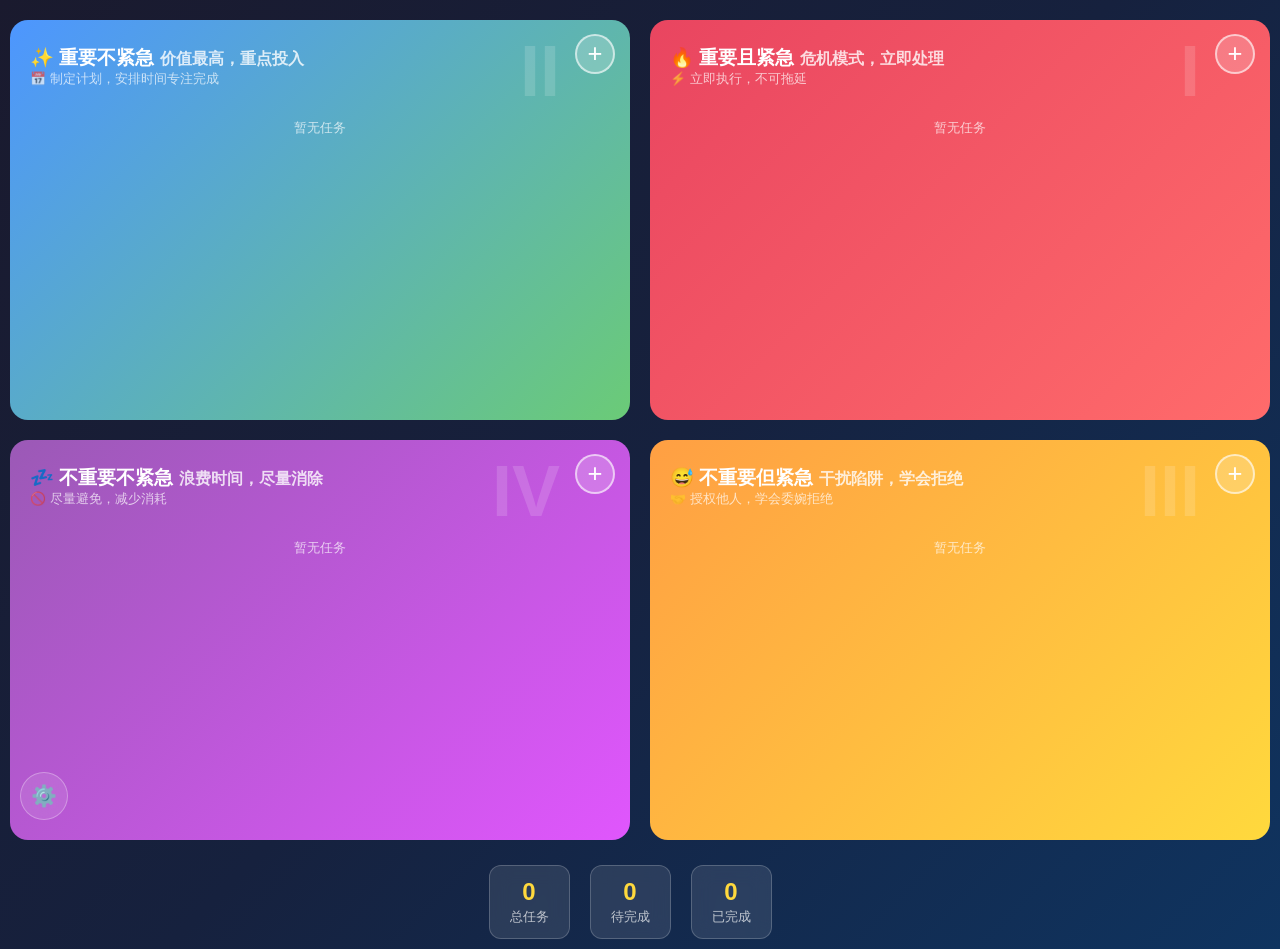
<file: web/index.html>
<!DOCTYPE html>
<html lang="zh-CN">
<head>
    <meta charset="UTF-8">
    <meta name="viewport" content="width=device-width, initial-scale=1.0, viewport-fit=cover">
    <title>四象限工作法 - 艾森豪威尔矩阵</title>

    <!-- PWA 配置 -->
    <link rel="manifest" href="manifest.json">
    <meta name="theme-color" content="#16213e">
    <meta name="apple-mobile-web-app-capable" content="yes">
    <meta name="apple-mobile-web-app-status-bar-style" content="black-translucent">
    <meta name="apple-mobile-web-app-title" content="四象限">

    <!-- 图标 -->
    <link rel="icon" type="image/png" href="image/favicon.png">
    <link rel="apple-touch-icon" href="image/apple-touch-icon.png">

    <link rel="stylesheet" href="css/style.css">
</head>
<body>
    <a href="#matrixContainer" class="skip-link">跳到主内容</a>
    <div class="matrix-container" id="matrixContainer"></div>

    <div class="stats-bar" id="statsBar"></div>

    <button class="trash-btn" id="trashBtn" aria-label="回收站">🗑️<span class="trash-count" id="trashCount"></span></button>
    <div class="trash-overlay" id="trashOverlay"></div>
    <div class="trash-panel" id="trashPanel" role="dialog" aria-modal="true" aria-label="回收站">
        <div class="trash-header">
            <div class="trash-title">🗑️ 回收站</div>
            <button class="clear-btn" id="btnClearTrash" style="padding:6px 14px;font-size:0.8rem">清空回收站</button>
        </div>
        <ul class="trash-list" id="trashList"></ul>
    </div>

    <div class="loading-bar" id="loadingBar"></div>

    <div class="toast" id="toast" role="status" aria-live="polite"></div>

    <button class="settings-btn" id="settingsBtn" aria-label="GitHub 设置">⚙️</button>
    <div class="settings-overlay" id="settingsOverlay"></div>
    <div class="settings-panel" id="settingsPanel" role="dialog" aria-modal="true" aria-label="GitHub 连接设置">
        <h3>GitHub 连接设置 <span id="connStatus" class="conn-status"></span></h3>
        <label>Personal Access Token <span style="font-weight:normal;font-size:0.75rem;color:var(--white-50)">— 建议使用 Fine-grained token</span></label>
        <input type="password" id="configToken" placeholder="github_pat_xxxxxxxxxxxxxxxxxxxx" />
        <div class="token-hint">仅需授权 <strong>单个仓库</strong> 的 <strong>Contents</strong> 读写权限，并设置过期时间以保障安全。</div>
        <label>仓库 (owner/repo)</label>
        <input type="text" id="configRepo" placeholder="myusername/my-repo" />
        <label>分支</label>
        <input type="text" id="configBranch" value="main" placeholder="main" />
        <div class="settings-buttons">
            <button class="btn-connect" id="btnConnect">连接</button>
            <button class="btn-disconnect" id="btnDisconnect">断开</button>
        </div>
        <div class="status-msg" id="settingsStatus" role="alert" aria-live="assertive"></div>
    </div>

    <script src="js/app.js"></script>

    <!-- PWA Service Worker 注册 -->
    <script>
        if ('serviceWorker' in navigator) {
            navigator.serviceWorker.register('./sw.js')
                .then(function(reg) { console.log('SW 注册成功:', reg.scope); })
                .catch(function(err) { console.log('SW 注册失败:', err); });
        }
    </script>
</body>
</html>
</file>
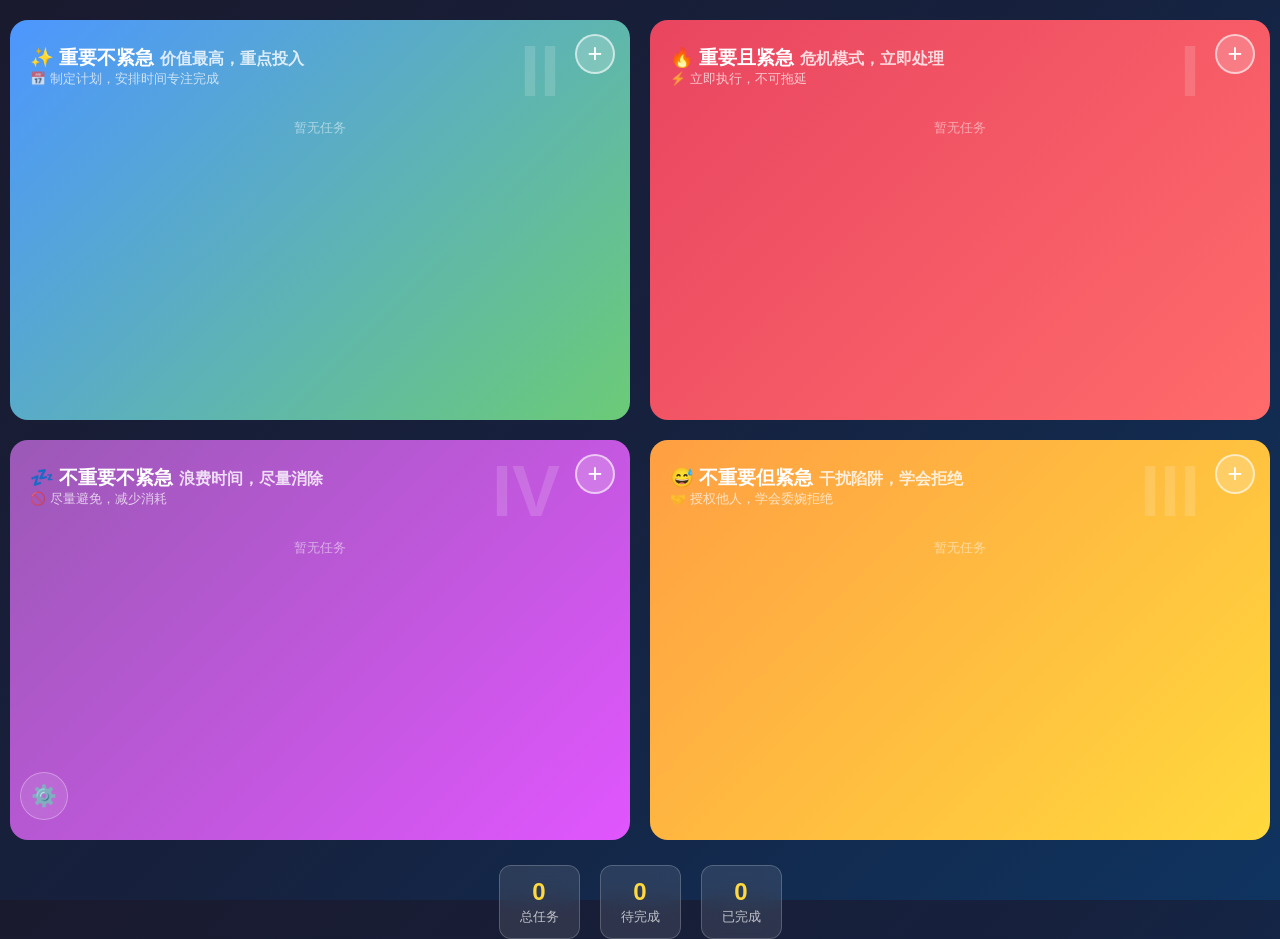
<file: 1.html>
<!DOCTYPE html>
<html lang="zh-CN">
<head>
    <meta charset="UTF-8">
    <meta name="viewport" content="width=device-width, initial-scale=1.0">
    <title>四象限工作法 - 艾森豪威尔矩阵</title>
    <style>
        * { margin: 0; padding: 0; box-sizing: border-box; }

        body {
            width: 100vw;
            height: 100vh;
            overflow: hidden;
            background: linear-gradient(135deg, #1a1a2e 0%, #16213e 50%, #0f3460 100%);
            font-family: sans-serif;
            padding: 20px 10px;
            display: flex;
            flex-direction: column;
            align-items: center;
        }

        .matrix-container {
            display: grid;
            grid-template-columns: 1fr 1fr;
            gap: 20px;
            max-width: 1400px;
            width: 100%;
        }

        .quadrant {
            border-radius: 18px;
            padding: 25px 20px 20px;
            height: 400px;
            position: relative;
            display: flex;
            flex-direction: column;
            overflow: hidden;
            transition: box-shadow 0.3s ease;
        }

        .quadrant-header {
            flex-shrink: 0;
        }

        .quadrant-body {
            flex: 1;
            overflow-y: auto;
            overflow-x: hidden;
        }

        .quadrant-body::-webkit-scrollbar { width: 6px; }
        .quadrant-body::-webkit-scrollbar-track { background: rgba(255,255,255,0.1); border-radius: 3px; }
        .quadrant-body::-webkit-scrollbar-thumb { background: rgba(255,255,255,0.3); border-radius: 3px; }
        .quadrant-body::-webkit-scrollbar-thumb:hover { background: rgba(255,255,255,0.5); }

        .quadrant:hover { box-shadow: 0 15px 30px rgba(0,0,0,0.3); }

        .q1 { background: linear-gradient(135deg, #e94560 0%, #ff6b6b 100%); grid-column: 2; grid-row: 1; }
        .q2 { background: linear-gradient(135deg, #4d96ff 0%, #6bcb77 100%); grid-column: 1; grid-row: 1; }
        .q3 { background: linear-gradient(135deg, #ff9f43 0%, #ffd93d 100%); grid-column: 2; grid-row: 2; }
        .q4 { background: linear-gradient(135deg, #9b59b6 0%, #e056fd 100%); grid-column: 1; grid-row: 2; }

        .quadrant-number {
            position: absolute;
            top: 10px;
            right: 70px;
            font-size: 4.5rem;
            font-weight: bold;
            opacity: 0.15;
            color: #fff;
        }

        .btn-quadrant-add {
            position: absolute;
            top: 14px;
            right: 15px;
            width: 40px;
            height: 40px;
            border: 2px solid rgba(255,255,255,0.6);
            border-radius: 50%;
            background: rgba(255,255,255,0.2);
            color: #fff;
            font-size: 1.6rem;
            cursor: pointer;
            display: flex;
            align-items: center;
            justify-content: center;
            transition: all 0.2s ease;
            z-index: 10;
            line-height: 1;
        }

        .btn-quadrant-add:hover {
            background: rgba(255,255,255,0.5);
            transform: scale(1.1);
        }

        .inline-input-wrap {
            display: none;
            margin-bottom: 10px;
            flex-direction: column;
            gap: 6px;
        }

        .inline-input-wrap.show {
            display: flex;
        }

        .inline-input-wrap .input-row {
            display: flex;
            gap: 8px;
            align-items: center;
        }

        .inline-input-wrap input {
            flex: 1;
            padding: 8px 12px;
            border: 1px solid rgba(255,255,255,0.4);
            border-radius: 8px;
            background: rgba(255,255,255,0.2);
            color: #fff;
            font-size: 0.9rem;
            font-family: inherit;
            outline: none;
        }

        .inline-input-wrap input::placeholder { color: rgba(255,255,255,0.5); }
        .inline-input-wrap input:focus { border-color: #ffd93d; }

        .inline-input-wrap button {
            padding: 8px 14px;
            border: none;
            border-radius: 8px;
            background: rgba(255,255,255,0.3);
            color: #fff;
            font-size: 0.85rem;
            cursor: pointer;
            font-family: inherit;
            transition: all 0.2s ease;
        }

        .inline-input-wrap button:hover { background: rgba(255,255,255,0.5); }

        .quadrant-title {
            font-size: 1.2rem;
            font-weight: bold;
            color: #fff;
            margin-bottom: 8px;
            display: inline;
        }

        .quadrant-subtitle-inline {
            font-size: 1rem;
            color: rgba(255,255,255,0.8);
            font-weight: bold;
        }

        .quadrant-action {
            font-size: 0.8rem;
            color: rgba(255,255,255,0.7);
            margin-bottom: 12px;
        }

        .task-list {
            list-style: none;
            display: flex;
            flex-direction: column;
            gap: 8px;
        }

        .task-item {
            display: flex;
            align-items: flex-start;
            gap: 12px;
            background: rgba(255,255,255,0.2);
            padding: 14px 16px;
            border-radius: 10px;
            backdrop-filter: blur(5px);
            border: 1px solid rgba(255,255,255,0.15);
            transition: all 0.2s ease;
            animation: slideIn 0.3s ease;
        }

        @keyframes slideIn {
            from { opacity: 0; transform: translateY(-10px); }
            to { opacity: 1; transform: translateY(0); }
        }

        .task-item:hover { background: rgba(255,255,255,0.3); }

        .task-item[draggable="true"] { cursor: grab; }

        .task-item.dragging { opacity: 0.4; transform: scale(0.95); }

        .task-item.drag-over-item { border-top: 2px solid rgba(255,255,255,0.8); }

        .quadrant.drag-over { box-shadow: 0 0 0 4px rgba(255,255,255,0.9), 0 20px 40px rgba(0,0,0,0.5); transform: scale(1.02); }

        .task-item.done { opacity: 0.5; }

        .task-item.done .task-text { text-decoration: line-through; }

        .task-check {
            width: 24px;
            height: 24px;
            border: 2px solid rgba(255,255,255,0.6);
            border-radius: 50%;
            cursor: pointer;
            transition: all 0.2s ease;
            display: flex;
            align-items: center;
            justify-content: center;
            flex-shrink: 0;
        }

        .task-index {
            color: rgba(255,255,255,0.5);
            font-size: 0.75rem;
            font-weight: bold;
            flex-shrink: 0;
            min-width: 16px;
            text-align: center;
        }

        .task-check:hover { background: rgba(255,255,255,0.3); }

        .task-item.done .task-check {
            background: rgba(255,255,255,0.8);
            border-color: #fff;
        }

        .task-item.done .task-check::after {
            content: '✓';
            color: #333;
            font-size: 0.85rem;
            font-weight: bold;
        }

        .task-text {
            color: #fff;
            font-size: 1rem;
            flex: 1;
            line-height: 1.4;
            word-break: break-word;
            min-width: 0;
        }

        .task-title {
            color: #fff;
            font-size: 1rem;
            font-weight: bold;
            line-height: 1.4;
            word-break: break-word;
        }

        .task-item.done .task-title { text-decoration: line-through; }

        .task-content {
            color: rgba(255,255,255,0.7);
            font-size: 0.85rem;
            line-height: 1.4;
            word-break: break-word;
            margin-top: 6px;
            max-height: 0;
            overflow: hidden;
            transition: max-height 0.3s ease;
        }

        .task-item.expanded .task-content {
            max-height: 200px;
        }

        .task-expand {
            width: 24px;
            height: 24px;
            border: none;
            background: rgba(255,255,255,0.2);
            color: rgba(255,255,255,0.8);
            border-radius: 50%;
            cursor: pointer;
            font-size: 0.7rem;
            display: flex;
            align-items: center;
            justify-content: center;
            transition: all 0.2s ease;
            flex-shrink: 0;
        }

        .task-expand:hover { background: rgba(255,255,255,0.4); }

        .task-item.expanded .task-expand { transform: rotate(180deg); }

        .edit-form {
            display: flex;
            flex-direction: column;
            gap: 6px;
            margin-top: 6px;
        }

        .edit-form input {
            padding: 6px 10px;
            border: 1px solid rgba(255,255,255,0.4);
            border-radius: 6px;
            background: rgba(255,255,255,0.25);
            color: #fff;
            font-size: 0.9rem;
            font-family: inherit;
            outline: none;
        }

        .edit-form input:focus { border-color: #ffd93d; }

        .edit-form-buttons {
            display: flex;
            gap: 6px;
        }

        .edit-form-buttons button {
            padding: 4px 10px;
            border: none;
            border-radius: 6px;
            font-size: 0.8rem;
            cursor: pointer;
            font-family: inherit;
            transition: all 0.2s ease;
        }

        .btn-edit-save {
            background: rgba(255,255,255,0.35);
            color: #fff;
        }

        .btn-edit-save:hover { background: rgba(255,255,255,0.5); }

        .btn-edit-cancel {
            background: rgba(255,255,255,0.15);
            color: rgba(255,255,255,0.7);
        }

        .btn-edit-cancel:hover { background: rgba(255,255,255,0.25); }

        .task-delete {
            width: 26px;
            height: 26px;
            border: none;
            background: rgba(255,255,255,0.2);
            color: rgba(255,255,255,0.8);
            border-radius: 50%;
            cursor: pointer;
            font-size: 0.9rem;
            display: flex;
            align-items: center;
            justify-content: center;
            transition: all 0.2s ease;
            flex-shrink: 0;
        }

        .task-delete:hover { background: rgba(255,255,255,0.5); color: #fff; }

        .empty-tip {
            color: rgba(255,255,255,0.5);
            font-size: 0.8rem;
            text-align: center;
            padding: 20px 0;
        }

        .stats-bar {
            display: flex;
            gap: 20px;
            margin-top: 25px;
            max-width: 1000px;
            width: 100%;
            justify-content: center;
            flex-wrap: wrap;
        }

        .stat-card {
            background: rgba(255,255,255,0.1);
            padding: 12px 20px;
            border-radius: 12px;
            text-align: center;
            backdrop-filter: blur(10px);
            border: 1px solid rgba(255,255,255,0.2);
        }

        .stat-count { color: #ffd93d; font-size: 1.5rem; font-weight: bold; }
        .stat-label { color: rgba(255,255,255,0.7); font-size: 0.8rem; margin-top: 3px; }

        .clear-btn {
            padding: 10px 20px;
            border: 1px solid rgba(255,255,255,0.3);
            border-radius: 12px;
            background: rgba(255,255,255,0.1);
            color: #fff;
            font-size: 0.85rem;
            cursor: pointer;
            transition: all 0.2s ease;
            font-family: inherit;
        }

        .clear-btn:hover { background: rgba(255,255,255,0.2); }

        .trash-btn {
            position: fixed;
            bottom: 20px;
            left: 20px;
            width: 48px;
            height: 48px;
            border: 1px solid rgba(255,255,255,0.3);
            border-radius: 50%;
            background: rgba(255,255,255,0.1);
            color: #fff;
            font-size: 1.3rem;
            cursor: pointer;
            display: flex;
            align-items: center;
            justify-content: center;
            transition: all 0.3s ease;
            backdrop-filter: blur(10px);
            z-index: 100;
        }

        .trash-btn:hover {
            background: rgba(255,255,255,0.25);
            transform: scale(1.1);
        }

        .settings-btn {
            position: fixed;
            bottom: 80px;
            left: 20px;
            width: 48px;
            height: 48px;
            border: 1px solid rgba(255,255,255,0.3);
            border-radius: 50%;
            background: rgba(255,255,255,0.1);
            color: #fff;
            font-size: 1.3rem;
            cursor: pointer;
            display: flex;
            align-items: center;
            justify-content: center;
            transition: all 0.3s ease;
            backdrop-filter: blur(10px);
            z-index: 100;
        }

        .settings-btn:hover {
            background: rgba(255,255,255,0.25);
            transform: scale(1.1);
        }

        .settings-btn.connected {
            border-color: #6bcb77;
        }

        .settings-overlay {
            position: fixed;
            top: 0;
            left: 0;
            width: 100%;
            height: 100%;
            background: rgba(0,0,0,0.5);
            z-index: 200;
            display: none;
            backdrop-filter: blur(3px);
        }

        .settings-overlay.show { display: block; }

        .settings-panel {
            position: fixed;
            top: 50%;
            left: 50%;
            transform: translate(-50%, -50%);
            width: 400px;
            background: rgba(22, 33, 62, 0.98);
            border-radius: 18px;
            padding: 30px;
            border: 1px solid rgba(255,255,255,0.15);
            backdrop-filter: blur(20px);
            z-index: 201;
            display: none;
            animation: fadeIn 0.3s ease;
        }

        .settings-panel.show { display: block; }

        @keyframes fadeIn {
            from { opacity: 0; transform: translate(-50%, -50%) scale(0.95); }
            to { opacity: 1; transform: translate(-50%, -50%) scale(1); }
        }

        .settings-panel h3 {
            color: #fff;
            font-size: 1.2rem;
            margin-bottom: 20px;
            text-align: center;
        }

        .conn-status {
            font-size: 0.75rem;
            font-weight: normal;
            margin-left: 6px;
        }

        .conn-status.connected { color: #6bcb77; }

        .conn-status.disconnected { color: #e94560; }

        .settings-panel label {
            color: rgba(255,255,255,0.7);
            font-size: 0.85rem;
            display: block;
            margin-bottom: 5px;
            margin-top: 12px;
        }

        .settings-panel input {
            width: 100%;
            padding: 10px 14px;
            border: 1px solid rgba(255,255,255,0.3);
            border-radius: 10px;
            background: rgba(255,255,255,0.1);
            color: #fff;
            font-size: 0.9rem;
            font-family: inherit;
            outline: none;
        }

        .settings-panel input:focus { border-color: #ffd93d; }

        .settings-panel input::placeholder { color: rgba(255,255,255,0.4); }

        .settings-panel .settings-buttons {
            display: flex;
            gap: 10px;
            margin-top: 20px;
        }

        .settings-panel .btn-connect {
            flex: 1;
            padding: 10px;
            border: none;
            border-radius: 10px;
            background: linear-gradient(135deg, #4d96ff, #6bcb77);
            color: #fff;
            font-size: 0.95rem;
            font-weight: bold;
            cursor: pointer;
            font-family: inherit;
            transition: all 0.2s ease;
        }

        .settings-panel .btn-connect:hover { opacity: 0.9; }

        .settings-panel .btn-connect:disabled { opacity: 0.5; cursor: not-allowed; }

        .settings-panel .btn-disconnect {
            padding: 10px 14px;
            border: 1px solid rgba(255,255,255,0.3);
            border-radius: 10px;
            background: rgba(255,255,255,0.1);
            color: rgba(255,255,255,0.7);
            font-size: 0.85rem;
            cursor: pointer;
            font-family: inherit;
            transition: all 0.2s ease;
        }

        .settings-panel .btn-disconnect:hover { background: rgba(233,69,96,0.3); color: #fff; }

        .settings-panel .status-msg {
            color: #6bcb77;
            font-size: 0.8rem;
            text-align: center;
            margin-top: 10px;
            min-height: 20px;
        }

        .settings-panel .status-msg.error {
            color: #e94560;
        }

        .loading-bar {
            position: fixed;
            top: 0;
            left: 0;
            height: 3px;
            background: linear-gradient(90deg, #4d96ff, #6bcb77, #ffd93d);
            z-index: 999;
            transition: width 0.3s ease;
            width: 0;
        }

        .loading-bar.active {
            animation: loadingPulse 1.5s infinite;
        }

        @keyframes loadingPulse {
            0% { width: 0; left: 0; }
            50% { width: 70%; left: 15%; }
            100% { width: 0; left: 100%; }
        }

        .trash-btn .trash-count {
            position: absolute;
            top: -6px;
            right: -6px;
            background: #e94560;
            color: #fff;
            font-size: 0.7rem;
            min-width: 18px;
            height: 18px;
            border-radius: 50%;
            display: flex;
            align-items: center;
            justify-content: center;
        }

        .trash-overlay {
            position: fixed;
            top: 0;
            left: 0;
            width: 100%;
            height: 100%;
            background: rgba(0,0,0,0.5);
            z-index: 200;
            display: none;
            backdrop-filter: blur(3px);
        }

        .trash-overlay.show { display: block; }

        .trash-panel {
            position: fixed;
            bottom: 80px;
            left: 20px;
            width: 50vw;
            max-height: 70vh;
            background: rgba(22, 33, 62, 0.95);
            border-radius: 18px;
            padding: 20px;
            border: 1px solid rgba(255,255,255,0.15);
            backdrop-filter: blur(20px);
            z-index: 201;
            display: none;
            animation: slideUp 0.3s ease;
            overflow-y: auto;
        }

        .trash-panel::-webkit-scrollbar { width: 6px; }
        .trash-panel::-webkit-scrollbar-track { background: rgba(255,255,255,0.1); border-radius: 3px; }
        .trash-panel::-webkit-scrollbar-thumb { background: rgba(255,255,255,0.3); border-radius: 3px; }

        .trash-panel.show { display: block; }

        @keyframes slideUp {
            from { opacity: 0; transform: translateY(20px); }
            to { opacity: 1; transform: translateY(0); }
        }

        .trash-header {
            display: flex;
            justify-content: space-between;
            align-items: center;
            margin-bottom: 15px;
        }

        .trash-title {
            color: rgba(255,255,255,0.7);
            font-size: 1.1rem;
            font-weight: bold;
        }

        .trash-list {
            list-style: none;
            display: flex;
            flex-direction: column;
            gap: 6px;
        }

        .trash-item {
            display: flex;
            align-items: center;
            gap: 12px;
            background: rgba(255,255,255,0.08);
            padding: 10px 14px;
            border-radius: 8px;
            border: 1px solid rgba(255,255,255,0.08);
            animation: slideIn 0.3s ease;
            flex-wrap: wrap;
        }

        .trash-item:hover { background: rgba(255,255,255,0.12); }

        .trash-title-text {
            color: rgba(255,255,255,0.6);
            font-size: 0.9rem;
            flex: 1;
            text-decoration: line-through;
        }

        .trash-time {
            color: rgba(255,255,255,0.4);
            font-size: 0.75rem;
            flex-shrink: 0;
        }

        .btn-restore {
            padding: 4px 12px;
            border: 1px solid rgba(255,255,255,0.3);
            border-radius: 6px;
            background: rgba(255,255,255,0.15);
            color: rgba(255,255,255,0.7);
            font-size: 0.8rem;
            cursor: pointer;
            font-family: inherit;
            transition: all 0.2s ease;
            flex-shrink: 0;
        }

        .btn-restore:hover { background: rgba(255,255,255,0.3); color: #fff; }

        .btn-trash-delete {
            width: 22px;
            height: 22px;
            border: none;
            background: rgba(255,255,255,0.1);
            color: rgba(255,255,255,0.5);
            border-radius: 50%;
            cursor: pointer;
            font-size: 0.75rem;
            display: flex;
            align-items: center;
            justify-content: center;
            transition: all 0.2s ease;
            flex-shrink: 0;
        }

        .btn-trash-delete:hover { background: rgba(233,69,96,0.5); color: #fff; }

        @media (max-width: 768px) {
            h1 { font-size: 1.5rem; }
            .matrix-container { grid-template-columns: 1fr; }
            .q1, .q2, .q3, .q4 { grid-column: 1; }
            .q1 { grid-row: 1; }
            .q2 { grid-row: 2; }
            .q3 { grid-row: 3; }
            .q4 { grid-row: 4; }
            .quadrant { min-height: auto; }
            body { padding: 15px 8px; }
        }
    </style>
</head>
<body>
    <div class="matrix-container">
        <div class="quadrant q2" id="q2">
            <div class="quadrant-header">
                <div class="quadrant-number">II</div>
                <button class="btn-quadrant-add" onclick="showInlineInput('q2')">+</button>
                <div class="quadrant-title">✨ 重要不紧急 <span class="quadrant-subtitle-inline">价值最高，重点投入</span></div>
                <div class="quadrant-action">📅 制定计划，安排时间专注完成</div>
                <div class="inline-input-wrap" id="inline-q2">
                    <div class="input-row">
                        <input type="text" class="inline-title" placeholder="标题" onkeydown="if(event.key==='Enter'&&event.metaKey)addInlineTask('q2')" />
                        <input type="text" class="inline-content" placeholder="内容（可选）" onkeydown="if(event.key==='Enter'&&event.metaKey)addInlineTask('q2')" />
                        <button onclick="addInlineTask('q2')">添加</button>
                        <button onclick="hideInlineInput('q2')">取消</button>
                    </div>
                </div>
            </div>
            <div class="quadrant-body">
                <ul class="task-list" id="list-q2"></ul>
            </div>
        </div>

        <div class="quadrant q1" id="q1">
            <div class="quadrant-header">
                <div class="quadrant-number">I</div>
                <button class="btn-quadrant-add" onclick="showInlineInput('q1')">+</button>
                <div class="quadrant-title">🔥 重要且紧急 <span class="quadrant-subtitle-inline">危机模式，立即处理</span></div>
                <div class="quadrant-action">⚡ 立即执行，不可拖延</div>
                <div class="inline-input-wrap" id="inline-q1">
                    <div class="input-row">
                        <input type="text" class="inline-title" placeholder="标题" onkeydown="if(event.key==='Enter'&&event.metaKey)addInlineTask('q1')" />
                        <input type="text" class="inline-content" placeholder="内容（可选）" onkeydown="if(event.key==='Enter'&&event.metaKey)addInlineTask('q1')" />
                        <button onclick="addInlineTask('q1')">添加</button>
                        <button onclick="hideInlineInput('q1')">取消</button>
                    </div>
                </div>
            </div>
            <div class="quadrant-body">
                <ul class="task-list" id="list-q1"></ul>
            </div>
        </div>

        <div class="quadrant q4" id="q4">
            <div class="quadrant-header">
                <div class="quadrant-number">IV</div>
                <button class="btn-quadrant-add" onclick="showInlineInput('q4')">+</button>
                <div class="quadrant-title">💤 不重要不紧急 <span class="quadrant-subtitle-inline">浪费时间，尽量消除</span></div>
                <div class="quadrant-action">🚫 尽量避免，减少消耗</div>
                <div class="inline-input-wrap" id="inline-q4">
                    <div class="input-row">
                        <input type="text" class="inline-title" placeholder="标题" onkeydown="if(event.key==='Enter'&&event.metaKey)addInlineTask('q4')" />
                        <input type="text" class="inline-content" placeholder="内容（可选）" onkeydown="if(event.key==='Enter'&&event.metaKey)addInlineTask('q4')" />
                        <button onclick="addInlineTask('q4')">添加</button>
                        <button onclick="hideInlineInput('q4')">取消</button>
                    </div>
                </div>
            </div>
            <div class="quadrant-body">
                <ul class="task-list" id="list-q4"></ul>
            </div>
        </div>

        <div class="quadrant q3" id="q3">
            <div class="quadrant-header">
                <div class="quadrant-number">III</div>
                <button class="btn-quadrant-add" onclick="showInlineInput('q3')">+</button>
                <div class="quadrant-title">😅 不重要但紧急 <span class="quadrant-subtitle-inline">干扰陷阱，学会拒绝</span></div>
                <div class="quadrant-action">🤝 授权他人，学会委婉拒绝</div>
                <div class="inline-input-wrap" id="inline-q3">
                    <div class="input-row">
                        <input type="text" class="inline-title" placeholder="标题" onkeydown="if(event.key==='Enter'&&event.metaKey)addInlineTask('q3')" />
                        <input type="text" class="inline-content" placeholder="内容（可选）" onkeydown="if(event.key==='Enter'&&event.metaKey)addInlineTask('q3')" />
                        <button onclick="addInlineTask('q3')">添加</button>
                        <button onclick="hideInlineInput('q3')">取消</button>
                    </div>
                </div>
            </div>
            <div class="quadrant-body">
                <ul class="task-list" id="list-q3"></ul>
            </div>
        </div>
    </div>

    <div class="stats-bar" id="statsBar"></div>

    <button class="trash-btn" id="trashBtn" onclick="toggleTrash()">🗑️<span class="trash-count" id="trashCount"></span></button>
    <div class="trash-overlay" id="trashOverlay" onclick="closeTrash()"></div>
    <div class="trash-panel" id="trashPanel">
        <div class="trash-header">
            <div class="trash-title">🗑️ 回收站</div>
            <button class="clear-btn" onclick="clearTrash()" style="padding:6px 14px;font-size:0.8rem">清空回收站</button>
        </div>
        <ul class="trash-list" id="trashList"></ul>
    </div>

    <div class="loading-bar" id="loadingBar"></div>

    <button class="settings-btn" id="settingsBtn" onclick="toggleSettings()" title="GitHub 设置">⚙️</button>
    <div class="settings-overlay" id="settingsOverlay" onclick="closeSettings()"></div>
    <div class="settings-panel" id="settingsPanel">
        <h3>GitHub 连接设置 <span id="connStatus" class="conn-status"></span></h3>
        <label>Personal Access Token</label>
        <input type="password" id="configToken" placeholder="ghp_xxxxxxxxxxxxxxxxxxxx" />
        <label>仓库 (owner/repo)</label>
        <input type="text" id="configRepo" placeholder="myusername/my-repo" />
        <label>分支</label>
        <input type="text" id="configBranch" value="main" placeholder="main" />
        <div class="settings-buttons">
            <button class="btn-connect" id="btnConnect" onclick="connectGitHub()">连接</button>
            <button class="btn-disconnect" onclick="disconnectGitHub()">断开</button>
        </div>
        <div class="status-msg" id="settingsStatus"></div>
    </div>

    <script>
        // ========== 常量 & 全局变量 ==========
        var CONFIG_KEY = 'eisenhower_github_config';
        var DATA_FILE_PATH = 'eisenhower/data.json';
        var TRASH_FILE_PATH = 'eisenhower/trash.json';

        var tasksCache = [];
        var fileShas = {};
        var apiToken = '';
        var apiRepoOwner = '';
        var apiRepoName = '';
        var saveLocks = {};
        var connectionAttempted = false;
        var trashExpanded = false;
        var settingsVisible = false;
        var draggedTaskId = null;

        // ========== 文件写入互斥锁 ==========
        function withLock(path, fn) {
            var prev = saveLocks[path] || Promise.resolve();
            var next = prev.then(function() { return fn(); });
            saveLocks[path] = next.catch(function() {});
            return next;
        }

        // ========== 配置管理 ==========
        function loadConfig() {
            try { return JSON.parse(localStorage.getItem(CONFIG_KEY)) || { token: '', repo: '', branch: 'main' }; }
            catch (e) { return { token: '', repo: '', branch: 'main' }; }
        }

        function saveConfig(config) { localStorage.setItem(CONFIG_KEY, JSON.stringify(config)); }

        function getBranch() { return loadConfig().branch || 'main'; }

        function isConfigured() {
            var cfg = loadConfig();
            return cfg.token && cfg.repo;
        }

        // ========== GitHub API 核心 ==========
        function apiHeaders() {
            return {
                'Authorization': 'token ' + apiToken,
                'Accept': 'application/vnd.github.v3+json',
                'Content-Type': 'application/json'
            };
        }

        function parseApiError(respStatus, respText) {
            try {
                var err = JSON.parse(respText);
                return err.message || ('HTTP ' + respStatus);
            } catch (e) {
                return 'HTTP ' + respStatus + ' ' + respText;
            }
        }

        async function apiGet(url) {
            var resp = await fetch(url, { headers: apiHeaders(), cache: 'no-store' });
            if (!resp.ok) {
                var errText = await resp.text();
                throw new Error(parseApiError(resp.status, errText));
            }
            return await resp.json();
        }

        async function apiPut(url, body) {
            var resp = await fetch(url, { method: 'PUT', headers: apiHeaders(), body: JSON.stringify(body), cache: 'no-store' });
            var respText = await resp.text();
            if (!resp.ok) {
                throw new Error(parseApiError(resp.status, respText));
            }
            return JSON.parse(respText);
        }

        function base64Encode(str) {
            return btoa(encodeURIComponent(str).replace(/%([0-9A-F]{2})/g, function(m, p1) {
                return String.fromCharCode('0x' + p1);
            }));
        }

        function base64Decode(base64) {
            if (!base64) return '';
            return decodeURIComponent(atob(base64).split('').map(function(c) {
                return '%' + ('00' + c.charCodeAt(0).toString(16)).slice(-2);
            }).join(''));
        }

        function initApi(config) {
            if (!config.token || !config.repo) return false;
            apiToken = config.token;
            var parts = config.repo.split('/');
            if (parts.length !== 2) return false;
            apiRepoOwner = parts[0].trim();
            apiRepoName = parts[1].trim();
            return true;
        }

        function apiRepoUrl() {
            return 'https://api.github.com/repos/' + apiRepoOwner + '/' + apiRepoName;
        }

        function apiContentsUrl(path) {
            return apiRepoUrl() + '/contents/' + path;
        }

        // ========== 数据文件读写 ==========
        async function fetchDataFile() {
            var branch = getBranch();
            try {
                var url = apiContentsUrl(DATA_FILE_PATH) + '?ref=' + encodeURIComponent(branch);
                var info = await apiGet(url);
                fileShas[DATA_FILE_PATH] = info.sha;
                var content = base64Decode(info.content);
                if (!content || !content.trim()) return { q1: [], q2: [], q3: [], q4: [] };
                return JSON.parse(content);
            } catch (e) {
                fileShas[DATA_FILE_PATH] = null;
                return { q1: [], q2: [], q3: [], q4: [] };
            }
        }

        async function fetchTrashFile() {
            var branch = getBranch();
            try {
                var url = apiContentsUrl(TRASH_FILE_PATH) + '?ref=' + encodeURIComponent(branch);
                var info = await apiGet(url);
                fileShas[TRASH_FILE_PATH] = info.sha;
                var content = base64Decode(info.content);
                if (!content || !content.trim()) return [];
                return JSON.parse(content);
            } catch (e) {
                fileShas[TRASH_FILE_PATH] = null;
                return [];
            }
        }

        function buildDataObject() {
            var data = { q1: [], q2: [], q3: [], q4: [] };
            tasksCache.forEach(function(t) {
                if (!t.deleted && data[t.quadrant]) {
                    data[t.quadrant].push(t);
                }
            });
            return data;
        }

        function buildTrashArray() {
            return tasksCache.filter(function(t) { return t.deleted; });
        }

        function isConflictError(e) {
            return e.message && e.message.indexOf('is at') !== -1 && e.message.indexOf('but expected') !== -1;
        }

        async function saveFileWithRetry(path, buildDataFn, commitMessage) {
            return withLock(path, async function() {
                var branch = getBranch();
                var data = buildDataFn();
                var content = JSON.stringify(data, null, 2);
                var encoded = base64Encode(content);
                var body = { message: commitMessage, content: encoded, branch: branch };

                try {
                    var url = apiContentsUrl(path) + '?ref=' + encodeURIComponent(branch);
                    var info = await apiGet(url);
                    body.sha = info.sha;
                } catch (e) {}

                for (var attempt = 0; attempt < 2; attempt++) {
                    try {
                        var result = await apiPut(apiContentsUrl(path), body);
                        fileShas[path] = result.content.sha;
                        return result;
                    } catch (e) {
                        if (attempt === 0 && isConflictError(e)) {
                            var retryUrl = apiContentsUrl(path) + '?ref=' + encodeURIComponent(branch);
                            var retryInfo = await apiGet(retryUrl);
                            body.sha = retryInfo.sha;
                            continue;
                        }
                        throw e;
                    }
                }
            });
        }

        async function saveAllData() {
            return saveFileWithRetry(DATA_FILE_PATH, buildDataObject, 'Update data');
        }

        async function saveTrashData() {
            return saveFileWithRetry(TRASH_FILE_PATH, buildTrashArray, 'Update trash');
        }

        async function loadAllTasks() {
            tasksCache = [];
            var data = await fetchDataFile();
            ['q1', 'q2', 'q3', 'q4'].forEach(function(key) {
                var tasks = data[key] || [];
                tasks.forEach(function(t) { tasksCache.push(t); });
            });
            var trashTasks = await fetchTrashFile();
            trashTasks.forEach(function(t) { tasksCache.push(t); });
        }

        async function ensureFilesExist() {
            var files = [
                { path: DATA_FILE_PATH, content: JSON.stringify({ q1: [], q2: [], q3: [], q4: [] }, null, 2) },
                { path: TRASH_FILE_PATH, content: JSON.stringify([], null, 2) }
            ];
            for (var i = 0; i < files.length; i++) {
                var f = files[i];
                try {
                    var url = apiContentsUrl(f.path) + '?ref=' + encodeURIComponent(getBranch());
                    await apiGet(url);
                } catch (e) {
                    var body = { message: 'Create ' + f.path, content: base64Encode(f.content), branch: getBranch() };
                    await apiPut(apiContentsUrl(f.path), body);
                }
            }
        }

        // ========== 任务 CRUD 操作 ==========
        async function addInlineTask(quadrant) {
            var wrap = document.getElementById('inline-' + quadrant);
            var titleInput = wrap.querySelector('.inline-title');
            var contentInput = wrap.querySelector('.inline-content');
            var title = titleInput.value.trim();
            if (!title) return;
            var content = contentInput.value.trim();
            titleInput.value = '';
            contentInput.value = '';
            wrap.classList.remove('show');
            showLoading();
            var newTask = { id: Date.now(), title: title, content: content, quadrant: quadrant, done: false };
            tasksCache.push(newTask);
            render();
            bindQuadrantDropEvents();
            try { await saveAllData(); }
            catch (e) { showStatus('保存失败: ' + e.message, true); }
            hideLoading();
        }

        async function toggleTask(id) {
            var task = tasksCache.find(function(t) { return t.id === id; });
            if (task && !task.deleted) {
                task.done = !task.done;
                showLoading();
                render();
                bindQuadrantDropEvents();
                try { await saveAllData(); }
                catch (e) { showStatus('保存失败: ' + e.message, true); }
                hideLoading();
            }
        }

        function markTaskDeleted(task) {
            task.deleted = true;
            task.deletedAt = Date.now();
            task.originalQuadrant = task.quadrant;
        }

        async function deleteTask(id) {
            var task = tasksCache.find(function(t) { return t.id === id; });
            if (task) {
                markTaskDeleted(task);
                showLoading();
                render();
                bindQuadrantDropEvents();
                try { await saveAllData(); await saveTrashData(); }
                catch (e) { showStatus('保存失败: ' + e.message, true); }
                hideLoading();
            }
        }

        async function restoreTask(id) {
            var task = tasksCache.find(function(t) { return t.id === id; });
            if (task) {
                task.deleted = false;
                task.quadrant = task.originalQuadrant || 'q1';
                delete task.deletedAt;
                delete task.originalQuadrant;
                showLoading();
                render();
                bindQuadrantDropEvents();
                try { await saveAllData(); await saveTrashData(); }
                catch (e) { showStatus('保存失败: ' + e.message, true); }
                hideLoading();
            }
        }

        async function permanentDelete(id) {
            tasksCache = tasksCache.filter(function(t) { return t.id !== id; });
            showLoading();
            render();
            bindQuadrantDropEvents();
            try { await saveTrashData(); }
            catch (e) { showStatus('保存失败: ' + e.message, true); }
            hideLoading();
        }

        async function clearTrash() {
            tasksCache = tasksCache.filter(function(t) { return !t.deleted; });
            showLoading();
            render();
            bindQuadrantDropEvents();
            try { await saveTrashData(); }
            catch (e) { showStatus('保存失败: ' + e.message, true); }
            hideLoading();
            closeTrash();
        }

        async function clearDone() {
            var doneTasks = tasksCache.filter(function(t) { return t.done && !t.deleted; });
            if (doneTasks.length === 0) return;
            doneTasks.forEach(function(t) { markTaskDeleted(t); });
            showLoading();
            render();
            bindQuadrantDropEvents();
            try { await saveAllData(); await saveTrashData(); }
            catch (e) { showStatus('保存失败: ' + e.message, true); }
            hideLoading();
        }

        async function saveEdit(id) {
            var editEl = document.getElementById('task-edit-' + id);
            var title = editEl.querySelector('.edit-title').value.trim();
            if (!title) return;
            var content = editEl.querySelector('.edit-content').value.trim();
            var task = tasksCache.find(function(t) { return t.id === id; });
            if (task) {
                task.title = title;
                task.content = content;
                showLoading();
                render();
                bindQuadrantDropEvents();
                try {
                    if (task.deleted) { await saveTrashData(); }
                    else { await saveAllData(); }
                }
                catch (e) { showStatus('保存失败: ' + e.message, true); }
                hideLoading();
            }
        }

        function startEdit(id) {
            document.getElementById('task-display-' + id).style.display = 'none';
            var editEl = document.getElementById('task-edit-' + id);
            editEl.style.display = '';
            editEl.querySelector('.edit-title').focus();
        }

        function cancelEdit(id) {
            document.getElementById('task-display-' + id).style.display = '';
            document.getElementById('task-edit-' + id).style.display = 'none';
        }

        // ========== UI 渲染 & 工具函数 ==========
        function render() {
            var tasks = tasksCache.filter(function(t) { return !t.deleted; });
            var deletedTasks = tasksCache.filter(function(t) { return t.deleted; })
                .sort(function(a, b) { return (b.deletedAt || 0) - (a.deletedAt || 0); });
            var quadrants = ['q1', 'q2', 'q3', 'q4'];

            quadrants.forEach(function(q) {
                var list = document.getElementById('list-' + q);
                var qTasks = tasks.filter(function(t) { return t.quadrant === q; })
                    .sort(function(a, b) { return (a.order || 0) - (b.order || 0); });
                if (qTasks.length === 0) {
                    list.innerHTML = '<div class="empty-tip">暂无任务</div>';
                } else {
                    list.innerHTML = qTasks.map(function(t, i) {
                        var hasContent = !!t.content;
                        return '<li class="task-item ' + (t.done ? 'done' : '') + '" draggable="true" data-task-id="' + t.id + '" data-quadrant="' + t.quadrant + '"'
                            + ' ondragstart="onDragStart(event, ' + t.id + ')" ondragend="onDragEnd(event)"'
                            + ' ondragover="onDragOverItem(event, this)" ondragleave="onDragLeaveItem(this)">'
                            + '<span class="task-index">' + (i + 1) + '</span>'
                            + '<div class="task-check" onclick="toggleTask(' + t.id + ')"></div>'
                            + '<div class="task-text" ondblclick="startEdit(' + t.id + ')" id="task-display-' + t.id + '">'
                            + '<div class="task-title">' + escapeHtml(t.title || t.text) + '</div>'
                            + (hasContent ? '<div class="task-content">' + escapeHtml(t.content) + '</div>' : '')
                            + '</div>'
                            + '<div class="task-text" id="task-edit-' + t.id + '" style="display:none">'
                            + '<div class="edit-form">'
                            + '<input type="text" class="edit-title" value="' + escapeAttr(t.title || t.text) + '" placeholder="标题" onkeydown="if(event.key===\'Enter\'&&event.metaKey)saveEdit(' + t.id + ');if(event.key===\'Escape\')cancelEdit(' + t.id + ')" />'
                            + '<input type="text" class="edit-content" value="' + escapeAttr(t.content || '') + '" placeholder="内容（可选）" onkeydown="if(event.key===\'Enter\'&&event.metaKey)saveEdit(' + t.id + ');if(event.key===\'Escape\')cancelEdit(' + t.id + ')" />'
                            + '<div class="edit-form-buttons">'
                            + '<button class="btn-edit-save" onclick="saveEdit(' + t.id + ')">保存</button>'
                            + '<button class="btn-edit-cancel" onclick="cancelEdit(' + t.id + ')">取消</button>'
                            + '</div></div></div>'
                            + (hasContent ? '<button class="task-expand" onclick="toggleExpand(this)">▼</button>' : '')
                            + '<button class="task-delete" onclick="deleteTask(' + t.id + ')">×</button>'
                            + '</li>';
                    }).join('');
                }
            });

            var total = tasks.length;
            var done = tasks.filter(function(t) { return t.done; }).length;
            var undone = total - done;

            document.getElementById('statsBar').innerHTML =
                '<div class="stat-card"><div class="stat-count">' + total + '</div><div class="stat-label">总任务</div></div>'
                + '<div class="stat-card"><div class="stat-count">' + undone + '</div><div class="stat-label">待完成</div></div>'
                + '<div class="stat-card"><div class="stat-count">' + done + '</div><div class="stat-label">已完成</div></div>'
                + (done > 0 ? '<button class="clear-btn" onclick="clearDone()">清除已完成</button>' : '');

            var trashBtn = document.getElementById('trashBtn');
            var trashCount = document.getElementById('trashCount');
            var trashList = document.getElementById('trashList');
            if (deletedTasks.length === 0) {
                trashBtn.style.display = 'none';
                closeTrash();
            } else {
                trashBtn.style.display = '';
                trashCount.textContent = deletedTasks.length;
                trashList.innerHTML = deletedTasks.map(function(t) {
                    var time = t.deletedAt ? formatTime(t.deletedAt) : '';
                    var hasContent = !!t.content;
                    return '<li class="trash-item" id="trash-item-' + t.id + '">'
                        + '<span class="trash-title-text">' + escapeHtml(t.title || t.text) + '</span>'
                        + (hasContent ? '<div class="trash-content" id="trash-content-' + t.id + '" style="display:none;color:rgba(255,255,255,0.5);font-size:0.8rem;margin-top:4px;width:100%">' + escapeHtml(t.content) + '</div>' : '')
                        + '<span class="trash-time">' + time + '</span>'
                        + (hasContent ? '<button class="task-expand" onclick="toggleTrashDetail(' + t.id + ')" style="width:20px;height:20px;font-size:0.6rem">▼</button>' : '')
                        + '<button class="btn-restore" onclick="restoreTask(' + t.id + ')">恢复</button>'
                        + '<button class="btn-trash-delete" onclick="permanentDelete(' + t.id + ')">×</button>'
                        + '</li>';
                }).join('');
            }
        }

        function formatTime(timestamp) {
            var d = new Date(timestamp);
            var pad = function(n) { return String(n).padStart(2, '0'); };
            return (d.getMonth() + 1) + '/' + pad(d.getDate()) + ' ' + pad(d.getHours()) + ':' + pad(d.getMinutes());
        }

        function escapeHtml(str) {
            var div = document.createElement('div');
            div.textContent = str;
            return div.innerHTML;
        }

        function escapeAttr(str) {
            return str.replace(/&/g, '&amp;').replace(/"/g, '&quot;').replace(/'/g, '&#39;').replace(/</g, '&lt;').replace(/>/g, '&gt;');
        }

        // ========== UI 交互 - 输入框 ==========
        function showInlineInput(quadrant) {
            var wrap = document.getElementById('inline-' + quadrant);
            wrap.classList.toggle('show');
            if (wrap.classList.contains('show')) {
                wrap.querySelector('.inline-title').focus();
            }
        }

        function hideInlineInput(quadrant) {
            var wrap = document.getElementById('inline-' + quadrant);
            wrap.classList.remove('show');
        }

        // ========== UI 交互 - 展开/收起 ==========
        function toggleExpand(el) {
            el.closest('.task-item').classList.toggle('expanded');
        }

        function toggleTrashDetail(id) {
            var content = document.getElementById('trash-content-' + id);
            if (content) {
                content.style.display = content.style.display === 'none' ? 'block' : 'none';
            }
        }

        // ========== UI 交互 - 加载/状态 ==========
        function showLoading() {
            var bar = document.getElementById('loadingBar');
            bar.classList.add('active');
        }

        function hideLoading() {
            var bar = document.getElementById('loadingBar');
            bar.classList.remove('active');
        }

        function showStatus(msg, isError) {
            var el = document.getElementById('settingsStatus');
            el.textContent = msg;
            el.className = 'status-msg' + (isError ? ' error' : '');
            if (!isError) {
                setTimeout(function() { el.textContent = ''; el.className = 'status-msg'; }, 3000);
            }
        }

        // ========== 回收站面板 ==========
        function toggleTrash() {
            trashExpanded = !trashExpanded;
            var overlay = document.getElementById('trashOverlay');
            var panel = document.getElementById('trashPanel');
            if (trashExpanded) { overlay.classList.add('show'); panel.classList.add('show'); }
            else { overlay.classList.remove('show'); panel.classList.remove('show'); }
        }

        function closeTrash() {
            trashExpanded = false;
            document.getElementById('trashOverlay').classList.remove('show');
            document.getElementById('trashPanel').classList.remove('show');
        }

        // ========== 设置面板 & GitHub 连接 ==========
        function toggleSettings() {
            settingsVisible = !settingsVisible;
            var overlay = document.getElementById('settingsOverlay');
            var panel = document.getElementById('settingsPanel');
            if (settingsVisible) {
                overlay.classList.add('show');
                panel.classList.add('show');
                var cfg = loadConfig();
                document.getElementById('configToken').value = cfg.token || '';
                document.getElementById('configRepo').value = cfg.repo || '';
                document.getElementById('configBranch').value = cfg.branch || 'main';
                updateConnStatus();
            } else {
                overlay.classList.remove('show');
                panel.classList.remove('show');
            }
            document.getElementById('settingsStatus').textContent = '';
            document.getElementById('settingsStatus').className = 'status-msg';
        }

        function updateConnStatus() {
            var el = document.getElementById('connStatus');
            var connected = document.getElementById('settingsBtn').classList.contains('connected');
            if (connected) {
                el.textContent = '已连接';
                el.className = 'conn-status connected';
            } else if (connectionAttempted) {
                el.textContent = '未连接';
                el.className = 'conn-status disconnected';
            } else {
                el.textContent = '';
                el.className = 'conn-status';
            }
        }

        function closeSettings() {
            settingsVisible = false;
            document.getElementById('settingsOverlay').classList.remove('show');
            document.getElementById('settingsPanel').classList.remove('show');
        }

        async function connectGitHub() {
            connectionAttempted = true;
            document.getElementById('settingsStatus').textContent = '';
            document.getElementById('settingsStatus').className = 'status-msg';
            var token = document.getElementById('configToken').value.trim();
            var repoStr = document.getElementById('configRepo').value.trim();
            var branch = document.getElementById('configBranch').value.trim() || 'main';
            if (!token) { showStatus('请输入 Token', true); return; }
            if (!repoStr || repoStr.indexOf('/') === -1) { showStatus('请输入有效的仓库名 (owner/repo)', true); return; }
            var btn = document.getElementById('btnConnect');
            btn.disabled = true;
            btn.textContent = '连接中...';
            var config = { token: token, repo: repoStr, branch: branch };

            if (!initApi(config)) {
                showStatus('仓库格式错误', true);
                setConnFailed(btn);
                return;
            }

            try { await apiGet(apiRepoUrl()); }
            catch (e) {
                showStatus('Token 或仓库无效: ' + e.message, true);
                setConnFailed(btn);
                return;
            }

            try { await apiGet(apiRepoUrl() + '/branches/' + encodeURIComponent(branch)); }
            catch (e) {
                showStatus('分支不存在: ' + e.message, true);
                setConnFailed(btn);
                return;
            }

            saveConfig(config);
            showLoading();
            try { await ensureFilesExist(); }
            catch (e) {
                showStatus('创建数据文件失败: ' + e.message, true);
                setConnFailed(btn);
                hideLoading();
                return;
            }
            try { await loadAllTasks(); }
            catch (e) {
                showStatus('加载数据失败: ' + e.message, true);
                setConnFailed(btn);
                hideLoading();
                return;
            }

            document.getElementById('settingsBtn').classList.add('connected');
            updateConnStatus();
            closeSettings();
            render();
            bindQuadrantDropEvents();
            hideLoading();
            showStatus('连接成功，数据加载完成', false);
            btn.disabled = false;
            btn.textContent = '连接';
        }

        function setConnFailed(btn) {
            document.getElementById('settingsBtn').classList.remove('connected');
            updateConnStatus();
            btn.disabled = false;
            btn.textContent = '连接';
        }

        function disconnectGitHub() {
            connectionAttempted = false;
            saveConfig({ token: '', repo: '', branch: 'main' });
            apiToken = '';
            apiRepoOwner = '';
            apiRepoName = '';
            tasksCache = [];
            fileShas = {};
            document.getElementById('settingsBtn').classList.remove('connected');
            updateConnStatus();
            document.getElementById('configToken').value = '';
            document.getElementById('configRepo').value = '';
            render();
            bindQuadrantDropEvents();
            closeSettings();
            showStatus('已断开连接', false);
        }

        // ========== 拖拽功能 ==========
        function onDragStart(e, taskId) {
            draggedTaskId = taskId;
            e.target.classList.add('dragging');
            e.dataTransfer.effectAllowed = 'move';
            e.dataTransfer.setData('text/plain', taskId);
        }

        function onDragEnd(e) {
            e.target.classList.remove('dragging');
            document.querySelectorAll('.quadrant').forEach(function(q) { q.classList.remove('drag-over'); });
            document.querySelectorAll('.task-item').forEach(function(t) { t.classList.remove('drag-over-item'); });
        }

        function onDragOverItem(e, el) {
            if (draggedTaskId === null) return;
            e.preventDefault();
            e.dataTransfer.dropEffect = 'move';
            var targetId = parseInt(el.dataset.taskId);
            if (targetId !== draggedTaskId) { el.classList.add('drag-over-item'); }
        }

        function onDragLeaveItem(el) { el.classList.remove('drag-over-item'); }

        async function reorderTasks(targetTaskId, before) {
            var draggedTask = tasksCache.find(function(t) { return t.id === draggedTaskId; });
            var targetTask = tasksCache.find(function(t) { return t.id === targetTaskId; });
            if (!draggedTask || !targetTask) return;
            var oldQuadrant = draggedTask.quadrant;
            draggedTask.quadrant = targetTask.quadrant;
            var qTasks = tasksCache.filter(function(t) { return t.quadrant === draggedTask.quadrant && t.id !== draggedTaskId; })
                .sort(function(a, b) { return (a.order || 0) - (b.order || 0); });
            var targetIndex = qTasks.findIndex(function(t) { return t.id === targetTaskId; });
            if (before) qTasks.splice(targetIndex, 0, draggedTask);
            else qTasks.splice(targetIndex + 1, 0, draggedTask);
            qTasks.forEach(function(t, i) { t.order = i; });
            var otherTasks = tasksCache.filter(function(t) { return t.quadrant !== draggedTask.quadrant; })
                .sort(function(a, b) { return (a.order || 0) - (b.order || 0); });
            tasksCache = qTasks.concat(otherTasks);
            showLoading();
            render();
            bindQuadrantDropEvents();
            try { await saveAllData(); }
            catch (e) { showStatus('保存失败: ' + e.message, true); }
            hideLoading();
        }

        function bindQuadrantDropEvents() {
            var quadrants = ['q1', 'q2', 'q3', 'q4'];
            quadrants.forEach(function(q) {
                var el = document.getElementById(q);
                el.ondragover = function(e) { e.preventDefault(); e.dataTransfer.dropEffect = 'move'; el.classList.add('drag-over'); };
                el.ondragleave = function() { el.classList.remove('drag-over'); };
                el.ondrop = async function(e) {
                    e.preventDefault();
                    el.classList.remove('drag-over');
                    if (draggedTaskId === null) return;
                    var dropTarget = e.target.closest('.task-item');
                    if (dropTarget) {
                        var targetId = parseInt(dropTarget.dataset.taskId);
                        var rect = dropTarget.getBoundingClientRect();
                        var midY = rect.top + rect.height / 2;
                        var before = e.clientY < midY;
                        await reorderTasks(targetId, before);
                    } else {
                        var task = tasksCache.find(function(t) { return t.id === draggedTaskId; });
                        if (task && task.quadrant !== q) {
                            var oldQuadrant = task.quadrant;
                            task.quadrant = q;
                            var maxOrder = tasksCache.filter(function(t) { return t.quadrant === q; })
                                .reduce(function(max, t) { return Math.max(max, t.order || 0); }, -1);
                            task.order = maxOrder + 1;
                            showLoading();
                            render();
                            bindQuadrantDropEvents();
                            try { await saveAllData(); }
                            catch (e) { showStatus('保存失败: ' + e.message, true); }
                            hideLoading();
                        }
                    }
                    draggedTaskId = null;
                };
            });
        }

        // ========== 应用初始化 ==========
        (async function init() {
            if (isConfigured()) {
                connectionAttempted = true;
                var config = loadConfig();
                if (initApi(config)) {
                    document.getElementById('settingsBtn').classList.add('connected');
                    updateConnStatus();
                    showLoading();
                    try { await loadAllTasks(); }
                    catch (e) { showStatus('加载数据失败: ' + e.message, true); }
                    hideLoading();
                }
            }
            render();
            bindQuadrantDropEvents();
        })();
    </script>
</body>
</html>
</file>
<file: css/style.css>
:root {
    --white: #fff;
    --white-08: rgba(255,255,255,0.08);
    --white-10: rgba(255,255,255,0.1);
    --white-12: rgba(255,255,255,0.12);
    --white-15: rgba(255,255,255,0.15);
    --white-20: rgba(255,255,255,0.2);
    --white-25: rgba(255,255,255,0.25);
    --white-30: rgba(255,255,255,0.3);
    --white-35: rgba(255,255,255,0.35);
    --white-40: rgba(255,255,255,0.4);
    --white-50: rgba(255,255,255,0.5);
    --white-60: rgba(255,255,255,0.6);
    --white-70: rgba(255,255,255,0.7);
    --white-80: rgba(255,255,255,0.8);
    --white-90: rgba(255,255,255,0.9);
    --yellow: #ffd93d;
    --red: #e94560;
    --red-30: rgba(233,69,96,0.3);
    --red-50: rgba(233,69,96,0.5);
    --green: #6bcb77;
    --blue: #4d96ff;
    --orange: #ff9f43;
    --purple: #9b59b6;
    --bg-dark: #1a1a2e;
    --bg-mid: #16213e;
    --bg-blue: #0f3460;
    --panel-bg: rgba(22,33,62,0.98);
    --panel-bg-95: rgba(22,33,62,0.95);
    --q1-gradient: linear-gradient(135deg, #e94560 0%, #ff6b6b 100%);
    --q2-gradient: linear-gradient(135deg, #4d96ff 0%, #6bcb77 100%);
    --q3-gradient: linear-gradient(135deg, #ff9f43 0%, #ffd93d 100%);
    --q4-gradient: linear-gradient(135deg, #9b59b6 0%, #e056fd 100%);
}

* { margin: 0; padding: 0; box-sizing: border-box; }

.skip-link {
    position: absolute;
    top: -40px;
    left: 0;
    background: var(--yellow);
    color: #333;
    padding: 8px 16px;
    z-index: 1000;
    font-weight: bold;
    transition: top 0.2s;
}
.skip-link:focus { top: 0; }

body {
    width: 100vw;
    min-height: 100vh;
    overflow-x: hidden;
    overflow-y: auto;
    background: linear-gradient(135deg, var(--bg-dark) 0%, var(--bg-mid) 50%, var(--bg-blue) 100%);
    font-family: sans-serif;
    padding: 20px 10px;
    display: flex;
    flex-direction: column;
    align-items: center;
}

.matrix-container {
    display: grid;
    grid-template-columns: 1fr 1fr;
    gap: 20px;
    max-width: 1400px;
    width: 100%;
}

.quadrant {
    border-radius: 18px;
    padding: 25px 20px 20px;
    height: 400px;
    position: relative;
    display: flex;
    flex-direction: column;
    overflow: hidden;
    transition: box-shadow 0.3s ease;
}

.quadrant-header { flex-shrink: 0; }

.quadrant-body {
    flex: 1;
    overflow-y: auto;
    overflow-x: hidden;
}

.quadrant-body::-webkit-scrollbar { width: 6px; }
.quadrant-body::-webkit-scrollbar-track { background: var(--white-10); border-radius: 3px; }
.quadrant-body::-webkit-scrollbar-thumb { background: var(--white-30); border-radius: 3px; }
.quadrant-body::-webkit-scrollbar-thumb:hover { background: var(--white-50); }

.quadrant:hover { box-shadow: 0 15px 30px rgba(0,0,0,0.3); }

.q1 { background: var(--q1-gradient); grid-column: 2; grid-row: 1; }
.q2 { background: var(--q2-gradient); grid-column: 1; grid-row: 1; }
.q3 { background: var(--q3-gradient); grid-column: 2; grid-row: 2; }
.q4 { background: var(--q4-gradient); grid-column: 1; grid-row: 2; }

.quadrant-number {
    position: absolute;
    top: 10px;
    right: 70px;
    font-size: 4.5rem;
    font-weight: bold;
    opacity: 0.15;
    color: var(--white);
}

.btn-quadrant-add {
    position: absolute;
    top: 14px;
    right: 15px;
    width: 40px;
    height: 40px;
    border: 2px solid var(--white-60);
    border-radius: 50%;
    background: var(--white-20);
    color: var(--white);
    font-size: 1.6rem;
    cursor: pointer;
    display: flex;
    align-items: center;
    justify-content: center;
    transition: background 0.2s ease, transform 0.2s ease;
    z-index: 10;
    line-height: 1;
}

.btn-quadrant-add:hover {
    background: var(--white-50);
    transform: scale(1.1);
}

.inline-input-wrap {
    display: none;
    margin-bottom: 10px;
    flex-direction: column;
    gap: 6px;
}

.inline-input-wrap.show { display: flex; }

.inline-input-wrap .input-row {
    display: flex;
    gap: 8px;
    align-items: center;
}

.inline-input-wrap input {
    flex: 1;
    padding: 8px 12px;
    border: 1px solid var(--white-40);
    border-radius: 8px;
    background: var(--white-20);
    color: var(--white);
    font-size: 0.9rem;
    font-family: inherit;
}

.inline-input-wrap input::placeholder { color: var(--white-70); }
.inline-input-wrap input:focus { border-color: var(--yellow); outline: 2px solid var(--yellow); outline-offset: -2px; }
.inline-input-wrap input.input-error {
    border-color: #e74c3c;
    animation: shake 0.4s ease;
}

@keyframes shake {
    0%, 100% { transform: translateX(0); }
    20%, 60% { transform: translateX(-6px); }
    40%, 80% { transform: translateX(6px); }
}

.inline-input-wrap button {
    padding: 8px 14px;
    border: none;
    border-radius: 8px;
    background: var(--white-30);
    color: var(--white);
    font-size: 0.85rem;
    cursor: pointer;
    font-family: inherit;
    transition: background 0.2s ease, transform 0.2s ease;
}

.inline-input-wrap button:hover { background: var(--white-50); }

.quadrant-title {
    font-size: 1.2rem;
    font-weight: bold;
    color: var(--white);
    margin-bottom: 8px;
    display: inline;
}

.quadrant-subtitle-inline {
    font-size: 1rem;
    color: var(--white-80);
    font-weight: bold;
}

.quadrant-action {
    font-size: 0.8rem;
    color: var(--white-70);
    margin-bottom: 12px;
}

.task-list {
    list-style: none;
    display: flex;
    flex-direction: column;
    gap: 8px;
}

.task-item {
    display: flex;
    align-items: flex-start;
    gap: 12px;
    background: var(--white-20);
    padding: 14px 16px;
    border-radius: 10px;
    border: 1px solid var(--white-15);
    transition: background 0.2s ease, opacity 0.2s ease;
}

@keyframes slideIn {
    from { opacity: 0; transform: translateY(-10px); }
    to { opacity: 1; transform: translateY(0); }
}

.task-item.task-new { animation: slideIn 0.3s ease; }

.task-item:hover { background: var(--white-30); }

.task-item[draggable="true"] { cursor: grab; }

.task-item.dragging { opacity: 0.4; transform: scale(0.95); }

.task-item.drag-over-item { border-top: 2px solid var(--white-80); }

.quadrant.drag-over { box-shadow: 0 0 0 4px var(--white-90), 0 20px 40px rgba(0,0,0,0.5); transform: scale(1.02); }

.task-item.done { opacity: 0.5; }

.task-item.done .task-text { text-decoration: line-through; }

.task-check {
    width: 24px;
    height: 24px;
    border: 2px solid var(--white-60);
    border-radius: 50%;
    cursor: pointer;
    background: transparent;
    transition: background 0.2s ease, border-color 0.2s ease;
    display: flex;
    align-items: center;
    justify-content: center;
    flex-shrink: 0;
    padding: 0;
    font-family: inherit;
    font-size: inherit;
    line-height: 1;
}

.task-index {
    color: var(--white-70);
    font-size: 0.75rem;
    font-weight: bold;
    flex-shrink: 0;
    min-width: 16px;
    text-align: center;
}

.task-check:hover { background: var(--white-30); }

.task-item.done .task-check {
    background: var(--white-80);
    border-color: var(--white);
}

.task-item.done .task-check::after {
    content: '✓';
    color: #333;
    font-size: 0.85rem;
    font-weight: bold;
}

.task-text {
    color: var(--white);
    font-size: 1rem;
    flex: 1;
    line-height: 1.4;
    word-break: break-word;
    min-width: 0;
}

.task-title {
    color: var(--white);
    font-size: 1rem;
    font-weight: bold;
    line-height: 1.4;
    word-break: break-word;
}

.task-item.done .task-title { text-decoration: line-through; }

.task-content-inline {
    color: var(--white-60);
    font-weight: normal;
    font-size: 0.85rem;
}

.task-edit-hidden { display: none; }

.task-content-collapsed {
    display: none;
    color: var(--white-60);
    font-size: 0.85rem;
    line-height: 1.3;
    font-weight: normal;
    word-break: break-word;
    margin-top: 4px;
}

.task-item.collapsed-show .task-content-collapsed { display: block; }

.task-expand {
    width: 24px;
    height: 24px;
    border: none;
    background: var(--white-20);
    color: var(--white-80);
    border-radius: 50%;
    cursor: pointer;
    font-size: 0.7rem;
    display: flex;
    align-items: center;
    justify-content: center;
    transition: background 0.2s ease, transform 0.2s ease;
    flex-shrink: 0;
}

.task-expand:hover { background: var(--white-40); }

.task-item.collapsed-show .task-expand { transform: rotate(180deg); }

.edit-form {
    display: flex;
    flex-direction: column;
    gap: 6px;
}

.edit-form input {
    padding: 6px 10px;
    border: 1px solid var(--white-40);
    border-radius: 6px;
    background: var(--white-25);
    color: var(--white);
    font-size: 0.9rem;
    font-family: inherit;
}

.edit-form input:focus { border-color: var(--yellow); outline: 2px solid var(--yellow); outline-offset: -2px; }

.edit-quadrant {
    padding: 6px 10px;
    border: 1px solid var(--white-40);
    border-radius: 6px;
    background: var(--white-25);
    color: var(--white);
    font-size: 0.85rem;
    font-family: inherit;
    cursor: pointer;
}

.edit-form-buttons {
    display: flex;
    gap: 6px;
}

.edit-form-buttons button {
    padding: 4px 10px;
    border: none;
    border-radius: 6px;
    font-size: 0.8rem;
    cursor: pointer;
    font-family: inherit;
    transition: background 0.2s ease, transform 0.2s ease;
}

.btn-edit-save {
    background: var(--white-35);
    color: var(--white);
}

.btn-edit-save:hover { background: var(--white-50); }

.btn-edit-cancel {
    background: var(--white-15);
    color: var(--white-70);
}

.btn-edit-cancel:hover { background: var(--white-25); }

.task-delete {
    width: 26px;
    height: 26px;
    padding: 6px;
    border: none;
    background: var(--white-20);
    color: var(--white-80);
    border-radius: 50%;
    cursor: pointer;
    font-size: 0.9rem;
    display: flex;
    align-items: center;
    justify-content: center;
    transition: background 0.2s ease, transform 0.2s ease;
    flex-shrink: 0;
}

.task-delete:hover { background: var(--white-50); color: var(--white); }

.empty-tip {
    color: var(--white-70);
    font-size: 0.8rem;
    text-align: center;
    padding: 20px 0;
}

.stats-bar {
    display: flex;
    gap: 20px;
    margin-top: 25px;
    max-width: 1000px;
    width: 100%;
    justify-content: center;
    flex-wrap: wrap;
}

.stat-card {
    background: var(--white-10);
    padding: 12px 20px;
    border-radius: 12px;
    text-align: center;
    backdrop-filter: blur(10px);
    border: 1px solid var(--white-20);
}

.stat-count { color: var(--yellow); font-size: 1.5rem; font-weight: bold; }
.stat-label { color: var(--white-70); font-size: 0.8rem; margin-top: 3px; }

#clearDoneWrap {
    align-self: stretch;
}

.clear-btn {
    padding: 10px 20px;
    border: 1px solid var(--white-30);
    border-radius: 12px;
    background: var(--white-10);
    color: var(--white);
    font-size: 0.85rem;
    cursor: pointer;
    transition: background 0.2s ease, transform 0.2s ease;
    font-family: inherit;
}

.clear-btn:hover { background: var(--white-20); }

.stats-bar .clear-btn {
    padding: 12px 20px;
    border: 1px solid var(--white-20);
    backdrop-filter: blur(10px);
    height: 100%;
    display: flex;
    align-items: center;
    justify-content: center;
}

.stats-bar .clear-btn:hover { background: var(--white-25); transform: scale(1.05); }

.trash-btn, .settings-btn {
    position: fixed;
    left: 20px;
    width: 48px;
    height: 48px;
    border: 1px solid var(--white-30);
    border-radius: 50%;
    background: var(--white-10);
    color: var(--white);
    font-size: 1.3rem;
    cursor: pointer;
    display: flex;
    align-items: center;
    justify-content: center;
    transition: background 0.3s ease, transform 0.3s ease, border-color 0.3s ease;
    backdrop-filter: blur(10px);
    z-index: 100;
}

.trash-btn { bottom: 20px; }
.settings-btn { bottom: 80px; }

.trash-btn:hover, .settings-btn:hover {
    background: var(--white-25);
    transform: scale(1.1);
}

.settings-btn.connected { border-color: var(--green); }

.settings-overlay, .trash-overlay {
    position: fixed;
    top: 0;
    left: 0;
    width: 100%;
    height: 100%;
    background: rgba(0,0,0,0.5);
    z-index: 200;
    display: none;
    backdrop-filter: blur(3px);
}

.settings-overlay.show, .trash-overlay.show { display: block; }

.settings-panel {
    position: fixed;
    top: 50%;
    left: 50%;
    transform: translate(-50%, -50%);
    width: 400px;
    background: var(--panel-bg);
    border-radius: 18px;
    padding: 30px;
    border: 1px solid var(--white-15);
    backdrop-filter: blur(20px);
    z-index: 201;
    display: none;
    animation: fadeIn 0.3s ease;
}

.settings-panel.show { display: block; }

@keyframes fadeIn {
    from { opacity: 0; transform: translate(-50%, -50%) scale(0.95); }
    to { opacity: 1; transform: translate(-50%, -50%) scale(1); }
}

.settings-panel h3 {
    color: var(--white);
    font-size: 1.2rem;
    margin-bottom: 20px;
    text-align: center;
}

.conn-status {
    font-size: 0.75rem;
    font-weight: normal;
    margin-left: 6px;
}

.conn-status.connected { color: var(--green); }
.conn-status.disconnected { color: var(--red); }

.settings-panel label {
    color: var(--white-70);
    font-size: 0.85rem;
    display: block;
    margin-bottom: 5px;
    margin-top: 12px;
}

.settings-panel input {
    width: 100%;
    padding: 10px 14px;
    border: 1px solid var(--white-30);
    border-radius: 10px;
    background: var(--white-10);
    color: var(--white);
    font-size: 0.9rem;
    font-family: inherit;
}

.settings-panel input:focus { border-color: var(--yellow); outline: 2px solid var(--yellow); outline-offset: -2px; }
.settings-panel input::placeholder { color: var(--white-70); }

.token-hint {
    color: var(--white-70);
    font-size: 0.72rem;
    margin-top: 4px;
    line-height: 1.4;
}

.settings-panel .settings-buttons {
    display: flex;
    gap: 10px;
    margin-top: 20px;
}

.settings-panel .btn-connect {
    flex: 1;
    padding: 10px;
    border: none;
    border-radius: 10px;
    background: linear-gradient(135deg, var(--blue), var(--green));
    color: var(--white);
    font-size: 0.95rem;
    font-weight: bold;
    cursor: pointer;
    font-family: inherit;
    transition: background 0.2s ease, transform 0.2s ease;
}

.settings-panel .btn-connect:hover { opacity: 0.9; }
.settings-panel .btn-connect:disabled { opacity: 0.5; cursor: not-allowed; }

.settings-panel .btn-disconnect {
    padding: 10px 14px;
    border: 1px solid var(--white-30);
    border-radius: 10px;
    background: var(--white-10);
    color: var(--white-70);
    font-size: 0.85rem;
    cursor: pointer;
    font-family: inherit;
    transition: background 0.2s ease, transform 0.2s ease;
}

.settings-panel .btn-disconnect:hover { background: var(--red-30); color: var(--white); }

.settings-panel .status-msg {
    color: var(--green);
    font-size: 0.8rem;
    text-align: center;
    margin-top: 10px;
    min-height: 20px;
}

.settings-panel .status-msg.error { color: var(--red); }

.loading-bar {
    position: fixed;
    top: 0;
    left: 0;
    height: 5px;
    width: 0;
    background: linear-gradient(90deg, var(--blue), var(--green), var(--yellow));
    z-index: 999;
    transition: width 0.3s ease;
    opacity: 0;
}

.loading-bar.active {
    opacity: 1;
    transition: width 0.3s ease, opacity 0.15s ease;
}

.toast {
    position: fixed;
    top: 16px;
    left: 50%;
    transform: translateX(-50%) translateY(-8px);
    padding: 8px 18px;
    border-radius: 10px;
    font-size: 0.8rem;
    color: var(--white);
    backdrop-filter: blur(10px);
    z-index: 300;
    opacity: 0;
    transition: opacity 0.25s ease, transform 0.25s ease;
    pointer-events: none;
    white-space: nowrap;
}

.toast.show {
    opacity: 1;
    transform: translateX(-50%) translateY(0);
}

.toast.success {
    background: rgba(107, 203, 119, 0.85);
    border: 1px solid rgba(107, 203, 119, 0.5);
}

.toast.error {
    background: rgba(233, 69, 96, 0.85);
    border: 1px solid rgba(233, 69, 96, 0.5);
}

.trash-btn .trash-count {
    position: absolute;
    top: -6px;
    right: -6px;
    background: var(--red);
    color: var(--white);
    font-size: 0.7rem;
    min-width: 18px;
    height: 18px;
    border-radius: 50%;
    display: flex;
    align-items: center;
    justify-content: center;
}

.trash-panel {
    position: fixed;
    bottom: 80px;
    left: 20px;
    width: min(50vw, 400px);
    max-height: 70vh;
    background: var(--panel-bg-95);
    border-radius: 18px;
    padding: 20px;
    border: 1px solid var(--white-15);
    backdrop-filter: blur(20px);
    z-index: 201;
    display: none;
    animation: slideUp 0.3s ease;
    overflow-y: auto;
}

.trash-panel::-webkit-scrollbar { width: 6px; }
.trash-panel::-webkit-scrollbar-track { background: var(--white-10); border-radius: 3px; }
.trash-panel::-webkit-scrollbar-thumb { background: var(--white-30); border-radius: 3px; }

.trash-panel.show { display: block; }

@keyframes slideUp {
    from { opacity: 0; transform: translateY(20px); }
    to { opacity: 1; transform: translateY(0); }
}

.trash-header {
    display: flex;
    justify-content: space-between;
    align-items: center;
    margin-bottom: 15px;
}

.trash-title {
    color: var(--white-70);
    font-size: 1.1rem;
    font-weight: bold;
}

.trash-list {
    list-style: none;
    display: flex;
    flex-direction: column;
    gap: 6px;
}

.trash-item {
    display: flex;
    align-items: center;
    gap: 12px;
    background: var(--white-08);
    padding: 10px 14px;
    border-radius: 8px;
    border: 1px solid var(--white-08);
    animation: slideIn 0.3s ease;
    flex-wrap: wrap;
}

.trash-item:hover { background: var(--white-12); }

.trash-title-text {
    color: var(--white-60);
    font-size: 0.9rem;
    flex: 1;
    text-decoration: line-through;
}

.trash-time {
    color: var(--white-70);
    font-size: 0.75rem;
    flex-shrink: 0;
}

.btn-restore {
    padding: 4px 12px;
    border: 1px solid var(--white-30);
    border-radius: 6px;
    background: var(--white-15);
    color: var(--white-70);
    font-size: 0.8rem;
    cursor: pointer;
    font-family: inherit;
    transition: background 0.2s ease, transform 0.2s ease;
    flex-shrink: 0;
}

.btn-restore:hover { background: var(--white-30); color: var(--white); }

.btn-trash-delete {
    width: 22px;
    height: 22px;
    padding: 8px;
    border: none;
    background: var(--white-10);
    color: var(--white-70);
    border-radius: 50%;
    cursor: pointer;
    font-size: 0.75rem;
    display: flex;
    align-items: center;
    justify-content: center;
    transition: background 0.2s ease, transform 0.2s ease;
    flex-shrink: 0;
}

.btn-trash-delete:hover { background: var(--red-50); color: var(--white); }

.trash-content {
    display: none;
    color: var(--white-70);
    font-size: 0.8rem;
    margin-top: 4px;
    width: 100%;
}

.trash-content.show { display: block; }

.trash-item .task-expand {
    width: 20px;
    height: 20px;
    font-size: 0.6rem;
}

@media (max-width: 1024px) {
    .matrix-container { gap: 14px; max-width: 100%; }
    .quadrant { height: 300px; padding: 18px 14px 14px; }
    .quadrant-number { font-size: 3.5rem; top: 6px; right: 55px; }
    .btn-quadrant-add { top: 10px; right: 10px; width: 34px; height: 34px; font-size: 1.4rem; }
    .quadrant-title { font-size: 1.05rem; }
    .quadrant-subtitle-inline { font-size: 0.9rem; }
    .quadrant-action { font-size: 0.75rem; margin-bottom: 8px; }
    .task-item { padding: 10px 12px; gap: 8px; }
    .task-text, .task-title { font-size: 0.9rem; }
    .stats-bar { padding: 10px 16px; }
    .stat-count { font-size: 1.4rem; }
    .stat-label { font-size: 0.7rem; }
}

@media (max-width: 768px) {
    body { overflow-x: hidden; overflow-y: auto; height: auto; min-height: 100vh; padding: 12px 6px; }
    .matrix-container { grid-template-columns: 1fr; gap: 10px; }
    .q1, .q2, .q3, .q4 { grid-column: 1; }
    .q1 { grid-row: 1; }
    .q2 { grid-row: 2; }
    .q3 { grid-row: 3; }
    .q4 { grid-row: 4; }
    .quadrant { height: auto; min-height: auto; padding: 14px 10px 10px; border-radius: 14px; }
    .quadrant-body { max-height: 60vh; }
    .quadrant-number { font-size: 2.8rem; top: 4px; right: 48px; }
    .btn-quadrant-add { top: 8px; right: 8px; width: 30px; height: 30px; font-size: 1.2rem; }
    .quadrant-title { font-size: 0.95rem; margin-bottom: 4px; }
    .quadrant-subtitle-inline { font-size: 0.8rem; }
    .quadrant-action { font-size: 0.7rem; margin-bottom: 6px; }
    .task-list { gap: 6px; }
    .task-item { padding: 8px 10px; gap: 6px; border-radius: 8px; }
    .task-check { width: 20px; height: 20px; }
    .task-index { font-size: 0.65rem; min-width: 12px; }
    .task-text, .task-title { font-size: 0.82rem; }
    .task-delete { font-size: 0.85rem; }
    .inline-input-wrap input { padding: 6px 10px; font-size: 0.8rem; }
    .inline-input-wrap button { padding: 6px 10px; font-size: 0.75rem; }
    .inline-input-wrap .input-row { flex-wrap: wrap; }
    .stats-bar { padding: 8px 12px; gap: 12px; }
    .stat-card { padding: 6px 10px; }
    .stat-count { font-size: 1.2rem; }
    .stat-label { font-size: 0.65rem; }
    .clear-btn { font-size: 0.7rem; padding: 4px 10px; }
    .trash-btn { bottom: 12px; right: 10px; left: auto; width: 42px; height: 42px; font-size: 1.1rem; }
    .settings-btn { bottom: 62px; right: 10px; left: auto; width: 42px; height: 42px; font-size: 1.1rem; }
    .trash-panel, .settings-panel { width: calc(100vw - 16px); max-width: 400px; left: 50%; right: auto; top: 50%; bottom: auto; transform: translate(-50%, -50%); animation-name: fadeIn; }
    .edit-form input { font-size: 0.8rem; padding: 5px 8px; }
    .edit-form-buttons button { font-size: 0.7rem; padding: 3px 8px; }
}
</file>
<file: web/css/style.css>
:root {
    --white: #fff;
    --white-08: rgba(255,255,255,0.08);
    --white-10: rgba(255,255,255,0.1);
    --white-12: rgba(255,255,255,0.12);
    --white-15: rgba(255,255,255,0.15);
    --white-20: rgba(255,255,255,0.2);
    --white-25: rgba(255,255,255,0.25);
    --white-30: rgba(255,255,255,0.3);
    --white-35: rgba(255,255,255,0.35);
    --white-40: rgba(255,255,255,0.4);
    --white-50: rgba(255,255,255,0.5);
    --white-60: rgba(255,255,255,0.6);
    --white-70: rgba(255,255,255,0.7);
    --white-80: rgba(255,255,255,0.8);
    --white-90: rgba(255,255,255,0.9);
    --yellow: #ffd93d;
    --red: #e94560;
    --red-30: rgba(233,69,96,0.3);
    --red-50: rgba(233,69,96,0.5);
    --green: #6bcb77;
    --blue: #4d96ff;
    --orange: #ff9f43;
    --purple: #9b59b6;
    --bg-dark: #1a1a2e;
    --bg-mid: #16213e;
    --bg-blue: #0f3460;
    --panel-bg: rgba(22,33,62,0.98);
    --panel-bg-95: rgba(22,33,62,0.95);
    --q1-gradient: linear-gradient(135deg, #e94560 0%, #ff6b6b 100%);
    --q2-gradient: linear-gradient(135deg, #4d96ff 0%, #6bcb77 100%);
    --q3-gradient: linear-gradient(135deg, #ff9f43 0%, #ffd93d 100%);
    --q4-gradient: linear-gradient(135deg, #9b59b6 0%, #e056fd 100%);
}

* { margin: 0; padding: 0; box-sizing: border-box; }

.skip-link {
    position: absolute;
    top: -40px;
    left: 0;
    background: var(--yellow);
    color: #333;
    padding: 8px 16px;
    z-index: 1000;
    font-weight: bold;
    transition: top 0.2s;
}
.skip-link:focus { top: 0; }

body {
    width: 100vw;
    min-height: 100vh;
    overflow-x: hidden;
    overflow-y: auto;
    background: linear-gradient(135deg, var(--bg-dark) 0%, var(--bg-mid) 50%, var(--bg-blue) 100%);
    font-family: sans-serif;
    padding: 20px 10px;
    /* PWA standalone 模式下适配 iPhone 安全区域（刘海 + Home Indicator） */
    padding-top: max(20px, env(safe-area-inset-top));
    padding-bottom: max(10px, env(safe-area-inset-bottom));
    padding-left: max(10px, env(safe-area-inset-left));
    padding-right: max(10px, env(safe-area-inset-right));
    display: flex;
    flex-direction: column;
    align-items: center;
}

.matrix-container {
    display: grid;
    grid-template-columns: 1fr 1fr;
    gap: 20px;
    max-width: 1400px;
    width: 100%;
}

.quadrant {
    border-radius: 18px;
    padding: 25px 20px 20px;
    height: 400px;
    position: relative;
    display: flex;
    flex-direction: column;
    overflow: hidden;
    transition: box-shadow 0.3s ease;
}

.quadrant-header { flex-shrink: 0; }

.quadrant-body {
    flex: 1;
    overflow-y: auto;
    overflow-x: hidden;
}

.quadrant-body::-webkit-scrollbar { width: 6px; }
.quadrant-body::-webkit-scrollbar-track { background: var(--white-10); border-radius: 3px; }
.quadrant-body::-webkit-scrollbar-thumb { background: var(--white-30); border-radius: 3px; }
.quadrant-body::-webkit-scrollbar-thumb:hover { background: var(--white-50); }

.quadrant:hover { box-shadow: 0 15px 30px rgba(0,0,0,0.3); }

.q1 { background: var(--q1-gradient); grid-column: 2; grid-row: 1; }
.q2 { background: var(--q2-gradient); grid-column: 1; grid-row: 1; }
.q3 { background: var(--q3-gradient); grid-column: 2; grid-row: 2; }
.q4 { background: var(--q4-gradient); grid-column: 1; grid-row: 2; }

.quadrant-number {
    position: absolute;
    top: 10px;
    right: 70px;
    font-size: 4.5rem;
    font-weight: bold;
    opacity: 0.15;
    color: var(--white);
}

.btn-quadrant-add {
    position: absolute;
    top: 14px;
    right: 15px;
    width: 40px;
    height: 40px;
    border: 2px solid var(--white-60);
    border-radius: 50%;
    background: var(--white-20);
    color: var(--white);
    font-size: 1.6rem;
    cursor: pointer;
    display: flex;
    align-items: center;
    justify-content: center;
    transition: background 0.2s ease, transform 0.2s ease;
    z-index: 10;
    line-height: 1;
}

.btn-quadrant-add:hover {
    background: var(--white-50);
    transform: scale(1.1);
}

.inline-input-wrap {
    display: none;
    margin-bottom: 10px;
    flex-direction: column;
    gap: 6px;
}

.inline-input-wrap.show { display: flex; }

.inline-input-wrap .input-row {
    display: flex;
    gap: 8px;
    align-items: center;
}

.inline-input-wrap input {
    flex: 1;
    padding: 8px 12px;
    border: 1px solid var(--white-40);
    border-radius: 8px;
    background: var(--white-20);
    color: var(--white);
    font-size: 0.9rem;
    font-family: inherit;
}

.inline-input-wrap input::placeholder { color: var(--white-70); }
.inline-input-wrap input:focus { border-color: var(--yellow); outline: 2px solid var(--yellow); outline-offset: -2px; }
.inline-input-wrap input.input-error {
    border-color: #e74c3c;
    animation: shake 0.4s ease;
}

@keyframes shake {
    0%, 100% { transform: translateX(0); }
    20%, 60% { transform: translateX(-6px); }
    40%, 80% { transform: translateX(6px); }
}

.inline-input-wrap button {
    padding: 8px 14px;
    border: none;
    border-radius: 8px;
    background: var(--white-30);
    color: var(--white);
    font-size: 0.85rem;
    cursor: pointer;
    font-family: inherit;
    transition: background 0.2s ease, transform 0.2s ease;
}

.inline-input-wrap button:hover { background: var(--white-50); }

.quadrant-title {
    font-size: 1.2rem;
    font-weight: bold;
    color: var(--white);
    margin-bottom: 8px;
    display: inline;
}

.quadrant-subtitle-inline {
    font-size: 1rem;
    color: var(--white-80);
    font-weight: bold;
}

.quadrant-action {
    font-size: 0.8rem;
    color: var(--white-70);
    margin-bottom: 12px;
}

.task-list {
    list-style: none;
    display: flex;
    flex-direction: column;
    gap: 8px;
}

.task-item {
    display: flex;
    align-items: flex-start;
    gap: 12px;
    background: var(--white-20);
    padding: 14px 16px;
    border-radius: 10px;
    border: 1px solid var(--white-15);
    transition: background 0.2s ease, opacity 0.2s ease;
}

@keyframes slideIn {
    from { opacity: 0; transform: translateY(-10px); }
    to { opacity: 1; transform: translateY(0); }
}

.task-item.task-new { animation: slideIn 0.3s ease; }

.task-item:hover { background: var(--white-30); }

.task-item[draggable="true"] { cursor: grab; }

.task-item.dragging { opacity: 0.4; transform: scale(0.95); }

.task-item.drag-over-item { border-top: 2px solid var(--white-80); }

.quadrant.drag-over { box-shadow: 0 0 0 4px var(--white-90), 0 20px 40px rgba(0,0,0,0.5); transform: scale(1.02); }

.task-item.done { opacity: 0.5; }

.task-item.done .task-text { text-decoration: line-through; }

.task-check {
    width: 24px;
    height: 24px;
    border: 2px solid var(--white-60);
    border-radius: 50%;
    cursor: pointer;
    background: transparent;
    transition: background 0.2s ease, border-color 0.2s ease;
    display: flex;
    align-items: center;
    justify-content: center;
    flex-shrink: 0;
    padding: 0;
    font-family: inherit;
    font-size: inherit;
    line-height: 1;
}

.task-index {
    color: var(--white-70);
    font-size: 0.75rem;
    font-weight: bold;
    flex-shrink: 0;
    min-width: 16px;
    text-align: center;
}

.task-check:hover { background: var(--white-30); }

.task-item.done .task-check {
    background: var(--white-80);
    border-color: var(--white);
}

.task-item.done .task-check::after {
    content: '✓';
    color: #333;
    font-size: 0.85rem;
    font-weight: bold;
}

.task-text {
    color: var(--white);
    font-size: 1rem;
    flex: 1;
    line-height: 1.4;
    word-break: break-word;
    min-width: 0;
}

.task-title {
    color: var(--white);
    font-size: 1rem;
    font-weight: bold;
    line-height: 1.4;
    word-break: break-word;
}

.task-item.done .task-title { text-decoration: line-through; }

.task-content-inline {
    color: var(--white-60);
    font-weight: normal;
    font-size: 0.85rem;
}

.task-edit-hidden { display: none; }

.task-content-collapsed {
    display: none;
    color: var(--white-60);
    font-size: 0.85rem;
    line-height: 1.3;
    font-weight: normal;
    word-break: break-word;
    margin-top: 4px;
}

.task-item.collapsed-show .task-content-collapsed { display: block; }

.task-expand {
    width: 24px;
    height: 24px;
    border: none;
    background: var(--white-20);
    color: var(--white-80);
    border-radius: 50%;
    cursor: pointer;
    font-size: 0.7rem;
    display: flex;
    align-items: center;
    justify-content: center;
    transition: background 0.2s ease, transform 0.2s ease;
    flex-shrink: 0;
}

.task-expand:hover { background: var(--white-40); }

.task-item.collapsed-show .task-expand { transform: rotate(180deg); }

.edit-form {
    display: flex;
    flex-direction: column;
    gap: 6px;
}

.edit-form input {
    padding: 6px 10px;
    border: 1px solid var(--white-40);
    border-radius: 6px;
    background: var(--white-25);
    color: var(--white);
    font-size: 0.9rem;
    font-family: inherit;
}

.edit-form input:focus { border-color: var(--yellow); outline: 2px solid var(--yellow); outline-offset: -2px; }

.edit-quadrant {
    padding: 6px 10px;
    border: 1px solid var(--white-40);
    border-radius: 6px;
    background: var(--white-25);
    color: var(--white);
    font-size: 0.85rem;
    font-family: inherit;
    cursor: pointer;
}

.edit-form-buttons {
    display: flex;
    gap: 6px;
}

.edit-form-buttons button {
    padding: 4px 10px;
    border: none;
    border-radius: 6px;
    font-size: 0.8rem;
    cursor: pointer;
    font-family: inherit;
    transition: background 0.2s ease, transform 0.2s ease;
}

.btn-edit-save {
    background: var(--white-35);
    color: var(--white);
}

.btn-edit-save:hover { background: var(--white-50); }

.btn-edit-cancel {
    background: var(--white-15);
    color: var(--white-70);
}

.btn-edit-cancel:hover { background: var(--white-25); }

.task-delete {
    width: 26px;
    height: 26px;
    padding: 6px;
    border: none;
    background: var(--white-20);
    color: var(--white-80);
    border-radius: 50%;
    cursor: pointer;
    font-size: 0.9rem;
    display: flex;
    align-items: center;
    justify-content: center;
    transition: background 0.2s ease, transform 0.2s ease;
    flex-shrink: 0;
}

.task-delete:hover { background: var(--white-50); color: var(--white); }

.empty-tip {
    color: var(--white-70);
    font-size: 0.8rem;
    text-align: center;
    padding: 20px 0;
}

.stats-bar {
    display: flex;
    gap: 20px;
    margin-top: 25px;
    max-width: 1000px;
    width: 100%;
    justify-content: center;
    flex-wrap: wrap;
}

.stat-card {
    background: var(--white-10);
    padding: 12px 20px;
    border-radius: 12px;
    text-align: center;
    backdrop-filter: blur(10px);
    border: 1px solid var(--white-20);
}

.stat-count { color: var(--yellow); font-size: 1.5rem; font-weight: bold; }
.stat-label { color: var(--white-70); font-size: 0.8rem; margin-top: 3px; }

#clearDoneWrap {
    align-self: stretch;
}

.clear-btn {
    padding: 10px 20px;
    border: 1px solid var(--white-30);
    border-radius: 12px;
    background: var(--white-10);
    color: var(--white);
    font-size: 0.85rem;
    cursor: pointer;
    transition: background 0.2s ease, transform 0.2s ease;
    font-family: inherit;
}

.clear-btn:hover { background: var(--white-20); }

.stats-bar .clear-btn {
    padding: 12px 20px;
    border: 1px solid var(--white-20);
    backdrop-filter: blur(10px);
    height: 100%;
    display: flex;
    align-items: center;
    justify-content: center;
}

.stats-bar .clear-btn:hover { background: var(--white-25); transform: scale(1.05); }

.trash-btn, .settings-btn {
    position: fixed;
    left: 20px;
    width: 48px;
    height: 48px;
    border: 1px solid var(--white-30);
    border-radius: 50%;
    background: var(--white-10);
    color: var(--white);
    font-size: 1.3rem;
    cursor: pointer;
    display: flex;
    align-items: center;
    justify-content: center;
    transition: background 0.3s ease, transform 0.3s ease, border-color 0.3s ease;
    backdrop-filter: blur(10px);
    z-index: 100;
}

.trash-btn { bottom: max(20px, env(safe-area-inset-bottom)); }
.settings-btn { bottom: max(80px, calc(env(safe-area-inset-bottom) + 60px)); }

.trash-btn:hover, .settings-btn:hover {
    background: var(--white-25);
    transform: scale(1.1);
}

.settings-btn.connected { border-color: var(--green); }

.settings-overlay, .trash-overlay {
    position: fixed;
    top: 0;
    left: 0;
    width: 100%;
    height: 100%;
    background: rgba(0,0,0,0.5);
    z-index: 200;
    display: none;
    backdrop-filter: blur(3px);
}

.settings-overlay.show, .trash-overlay.show { display: block; }

.settings-panel {
    position: fixed;
    top: 50%;
    left: 50%;
    transform: translate(-50%, -50%);
    width: 400px;
    background: var(--panel-bg);
    border-radius: 18px;
    padding: 30px;
    border: 1px solid var(--white-15);
    backdrop-filter: blur(20px);
    z-index: 201;
    display: none;
    animation: fadeIn 0.3s ease;
}

.settings-panel.show { display: block; }

@keyframes fadeIn {
    from { opacity: 0; transform: translate(-50%, -50%) scale(0.95); }
    to { opacity: 1; transform: translate(-50%, -50%) scale(1); }
}

.settings-panel h3 {
    color: var(--white);
    font-size: 1.2rem;
    margin-bottom: 20px;
    text-align: center;
}

.conn-status {
    font-size: 0.75rem;
    font-weight: normal;
    margin-left: 6px;
}

.conn-status.connected { color: var(--green); }
.conn-status.disconnected { color: var(--red); }

.settings-panel label {
    color: var(--white-70);
    font-size: 0.85rem;
    display: block;
    margin-bottom: 5px;
    margin-top: 12px;
}

.settings-panel input {
    width: 100%;
    padding: 10px 14px;
    border: 1px solid var(--white-30);
    border-radius: 10px;
    background: var(--white-10);
    color: var(--white);
    font-size: 0.9rem;
    font-family: inherit;
}

.settings-panel input:focus { border-color: var(--yellow); outline: 2px solid var(--yellow); outline-offset: -2px; }
.settings-panel input::placeholder { color: var(--white-70); }

.token-hint {
    color: var(--white-70);
    font-size: 0.72rem;
    margin-top: 4px;
    line-height: 1.4;
}

.settings-panel .settings-buttons {
    display: flex;
    gap: 10px;
    margin-top: 20px;
}

.settings-panel .btn-connect {
    flex: 1;
    padding: 10px;
    border: none;
    border-radius: 10px;
    background: linear-gradient(135deg, var(--blue), var(--green));
    color: var(--white);
    font-size: 0.95rem;
    font-weight: bold;
    cursor: pointer;
    font-family: inherit;
    transition: background 0.2s ease, transform 0.2s ease;
}

.settings-panel .btn-connect:hover { opacity: 0.9; }
.settings-panel .btn-connect:disabled { opacity: 0.5; cursor: not-allowed; }

.settings-panel .btn-disconnect {
    padding: 10px 14px;
    border: 1px solid var(--white-30);
    border-radius: 10px;
    background: var(--white-10);
    color: var(--white-70);
    font-size: 0.85rem;
    cursor: pointer;
    font-family: inherit;
    transition: background 0.2s ease, transform 0.2s ease;
}

.settings-panel .btn-disconnect:hover { background: var(--red-30); color: var(--white); }

.settings-panel .status-msg {
    color: var(--green);
    font-size: 0.8rem;
    text-align: center;
    margin-top: 10px;
    min-height: 20px;
}

.settings-panel .status-msg.error { color: var(--red); }

.loading-bar {
    position: fixed;
    top: 0;
    left: 0;
    height: 5px;
    width: 0;
    background: linear-gradient(90deg, var(--blue), var(--green), var(--yellow));
    z-index: 999;
    transition: width 0.3s ease;
    opacity: 0;
}

.loading-bar.active {
    opacity: 1;
    transition: width 0.3s ease, opacity 0.15s ease;
}

.toast {
    position: fixed;
    top: 16px;
    left: 50%;
    transform: translateX(-50%) translateY(-8px);
    padding: 8px 18px;
    border-radius: 10px;
    font-size: 0.8rem;
    color: var(--white);
    backdrop-filter: blur(10px);
    z-index: 300;
    opacity: 0;
    transition: opacity 0.25s ease, transform 0.25s ease;
    pointer-events: none;
    white-space: nowrap;
}

.toast.show {
    opacity: 1;
    transform: translateX(-50%) translateY(0);
}

.toast.success {
    background: rgba(107, 203, 119, 0.85);
    border: 1px solid rgba(107, 203, 119, 0.5);
}

.toast.error {
    background: rgba(233, 69, 96, 0.85);
    border: 1px solid rgba(233, 69, 96, 0.5);
}

.trash-btn .trash-count {
    position: absolute;
    top: -6px;
    right: -6px;
    background: var(--red);
    color: var(--white);
    font-size: 0.7rem;
    min-width: 18px;
    height: 18px;
    border-radius: 50%;
    display: flex;
    align-items: center;
    justify-content: center;
}

.trash-panel {
    position: fixed;
    bottom: 80px;
    left: 20px;
    width: min(50vw, 400px);
    max-height: 70vh;
    background: var(--panel-bg-95);
    border-radius: 18px;
    padding: 20px;
    border: 1px solid var(--white-15);
    backdrop-filter: blur(20px);
    z-index: 201;
    display: none;
    animation: slideUp 0.3s ease;
    overflow-y: auto;
}

.trash-panel::-webkit-scrollbar { width: 6px; }
.trash-panel::-webkit-scrollbar-track { background: var(--white-10); border-radius: 3px; }
.trash-panel::-webkit-scrollbar-thumb { background: var(--white-30); border-radius: 3px; }

.trash-panel.show { display: block; }

@keyframes slideUp {
    from { opacity: 0; transform: translateY(20px); }
    to { opacity: 1; transform: translateY(0); }
}

.trash-header {
    display: flex;
    justify-content: space-between;
    align-items: center;
    margin-bottom: 15px;
}

.trash-title {
    color: var(--white-70);
    font-size: 1.1rem;
    font-weight: bold;
}

.trash-list {
    list-style: none;
    display: flex;
    flex-direction: column;
    gap: 6px;
}

.trash-item {
    display: flex;
    align-items: center;
    gap: 12px;
    background: var(--white-08);
    padding: 10px 14px;
    border-radius: 8px;
    border: 1px solid var(--white-08);
    animation: slideIn 0.3s ease;
    flex-wrap: wrap;
}

.trash-item:hover { background: var(--white-12); }

.trash-title-text {
    color: var(--white-60);
    font-size: 0.9rem;
    flex: 1;
    text-decoration: line-through;
}

.trash-time {
    color: var(--white-70);
    font-size: 0.75rem;
    flex-shrink: 0;
}

.btn-restore {
    padding: 4px 12px;
    border: 1px solid var(--white-30);
    border-radius: 6px;
    background: var(--white-15);
    color: var(--white-70);
    font-size: 0.8rem;
    cursor: pointer;
    font-family: inherit;
    transition: background 0.2s ease, transform 0.2s ease;
    flex-shrink: 0;
}

.btn-restore:hover { background: var(--white-30); color: var(--white); }

.btn-trash-delete {
    width: 22px;
    height: 22px;
    padding: 8px;
    border: none;
    background: var(--white-10);
    color: var(--white-70);
    border-radius: 50%;
    cursor: pointer;
    font-size: 0.75rem;
    display: flex;
    align-items: center;
    justify-content: center;
    transition: background 0.2s ease, transform 0.2s ease;
    flex-shrink: 0;
}

.btn-trash-delete:hover { background: var(--red-50); color: var(--white); }

.trash-content {
    display: none;
    color: var(--white-70);
    font-size: 0.8rem;
    margin-top: 4px;
    width: 100%;
}

.trash-content.show { display: block; }

.trash-item .task-expand {
    width: 20px;
    height: 20px;
    font-size: 0.6rem;
}

@media (max-width: 1024px) {
    .matrix-container { gap: 14px; max-width: 100%; }
    .quadrant { height: 300px; padding: 18px 14px 14px; }
    .quadrant-number { font-size: 3.5rem; top: 6px; right: 55px; }
    .btn-quadrant-add { top: 10px; right: 10px; width: 34px; height: 34px; font-size: 1.4rem; }
    .quadrant-title { font-size: 1.05rem; }
    .quadrant-subtitle-inline { font-size: 0.9rem; }
    .quadrant-action { font-size: 0.75rem; margin-bottom: 8px; }
    .task-item { padding: 10px 12px; gap: 8px; }
    .task-text, .task-title { font-size: 0.9rem; }
    .stats-bar { padding: 10px 16px; }
    .stat-count { font-size: 1.4rem; }
    .stat-label { font-size: 0.7rem; }
}

@media (max-width: 768px) {
    body { overflow-x: hidden; overflow-y: auto; height: auto; min-height: 100vh; padding: 12px 6px; }
    .matrix-container { grid-template-columns: 1fr; gap: 10px; }
    .q1, .q2, .q3, .q4 { grid-column: 1; }
    .q1 { grid-row: 1; }
    .q2 { grid-row: 2; }
    .q3 { grid-row: 3; }
    .q4 { grid-row: 4; }
    .quadrant { height: auto; min-height: auto; padding: 14px 10px 10px; border-radius: 14px; }
    .quadrant-body { max-height: 60vh; }
    .quadrant-number { font-size: 2.8rem; top: 4px; right: 48px; }
    .btn-quadrant-add { top: 8px; right: 8px; width: 30px; height: 30px; font-size: 1.2rem; }
    .quadrant-title { font-size: 0.95rem; margin-bottom: 4px; }
    .quadrant-subtitle-inline { font-size: 0.8rem; }
    .quadrant-action { font-size: 0.7rem; margin-bottom: 6px; }
    .task-list { gap: 6px; }
    .task-item { padding: 8px 10px; gap: 6px; border-radius: 8px; }
    .task-check { width: 20px; height: 20px; }
    .task-index { font-size: 0.65rem; min-width: 12px; }
    .task-text, .task-title { font-size: 0.82rem; }
    .task-delete { font-size: 0.85rem; }
    .inline-input-wrap input { padding: 6px 10px; font-size: 0.8rem; }
    .inline-input-wrap button { padding: 6px 10px; font-size: 0.75rem; }
    .inline-input-wrap .input-row { flex-wrap: wrap; }
    .stats-bar { padding: 8px 12px; gap: 12px; }
    .stat-card { padding: 6px 10px; }
    .stat-count { font-size: 1.2rem; }
    .stat-label { font-size: 0.65rem; }
    .clear-btn { font-size: 0.7rem; padding: 4px 10px; }
    .trash-btn { bottom: 12px; right: 10px; left: auto; width: 42px; height: 42px; font-size: 1.1rem; }
    .settings-btn { bottom: 62px; right: 10px; left: auto; width: 42px; height: 42px; font-size: 1.1rem; }
    .trash-panel, .settings-panel { width: calc(100vw - 16px); max-width: 400px; left: 50%; right: auto; top: 50%; bottom: auto; transform: translate(-50%, -50%); animation-name: fadeIn; }
    .edit-form input { font-size: 0.8rem; padding: 5px 8px; }
    .edit-form-buttons button { font-size: 0.7rem; padding: 3px 8px; }
}
</file>
